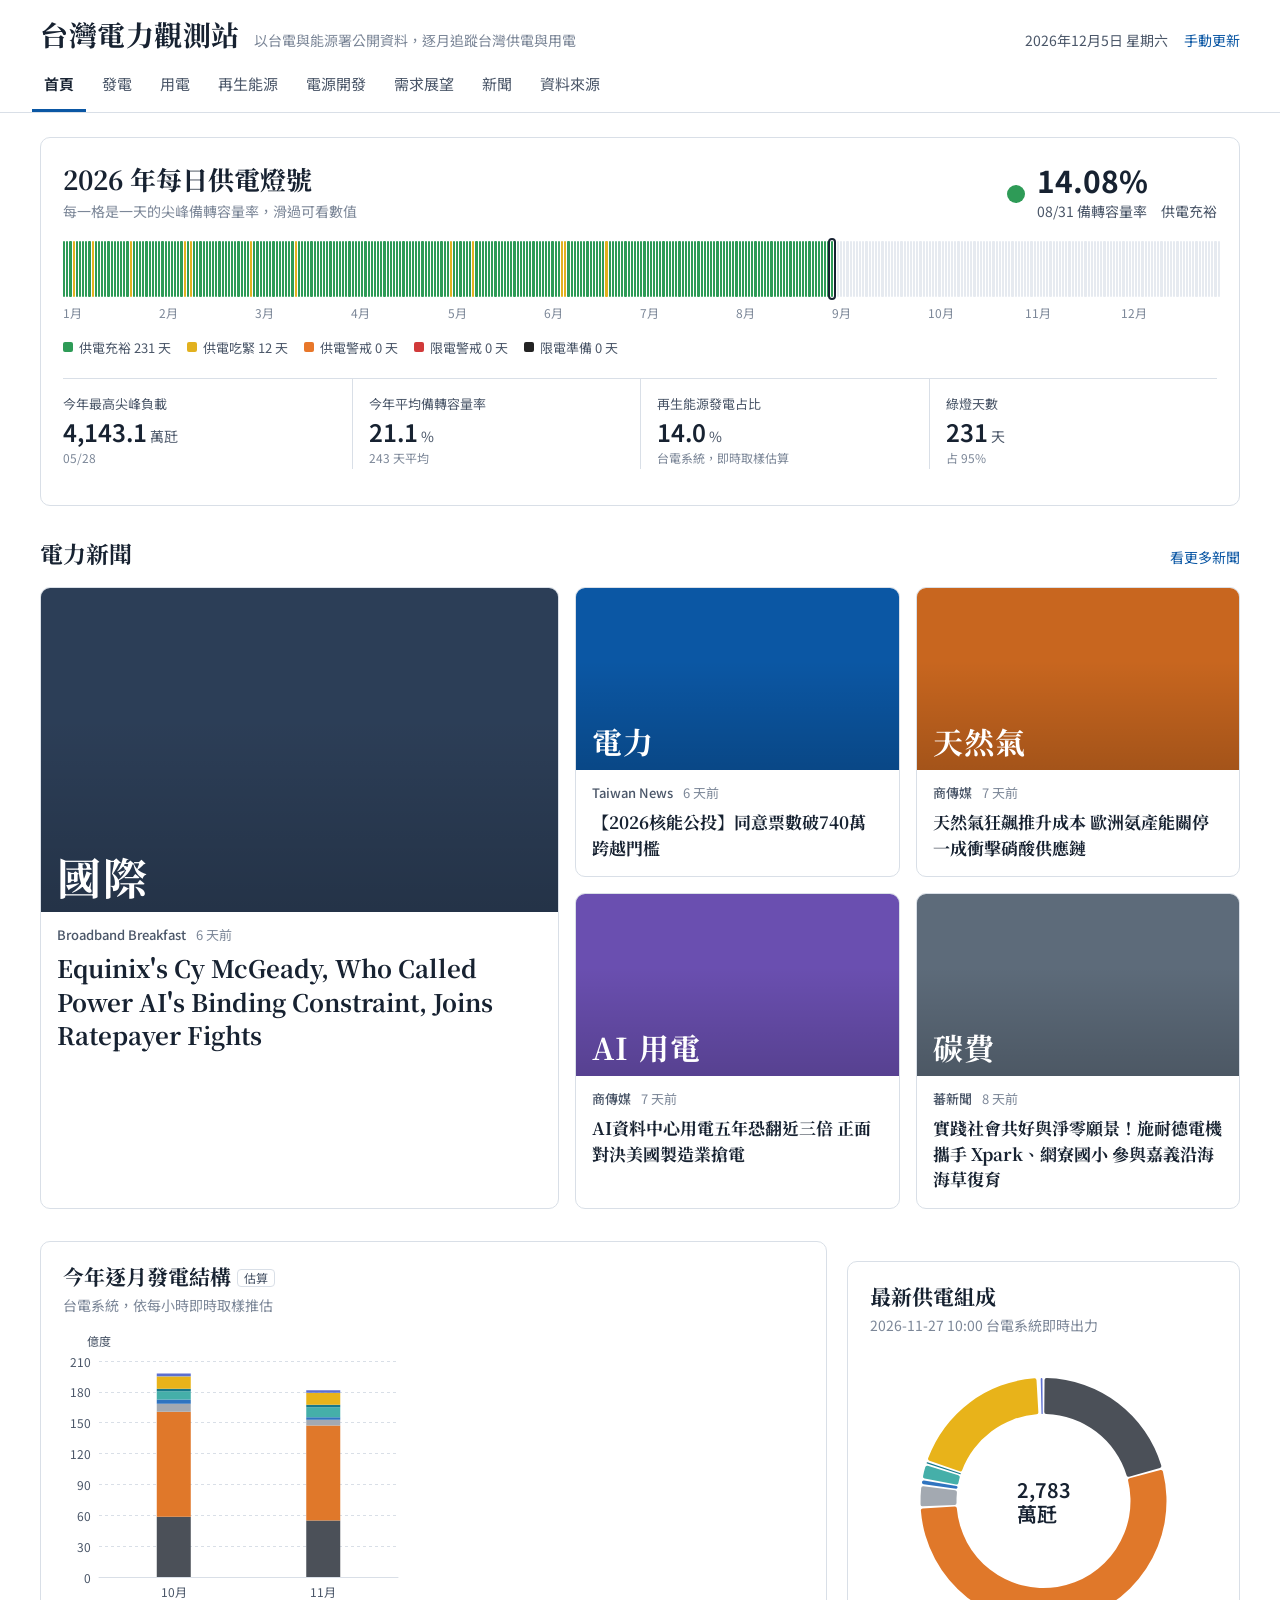
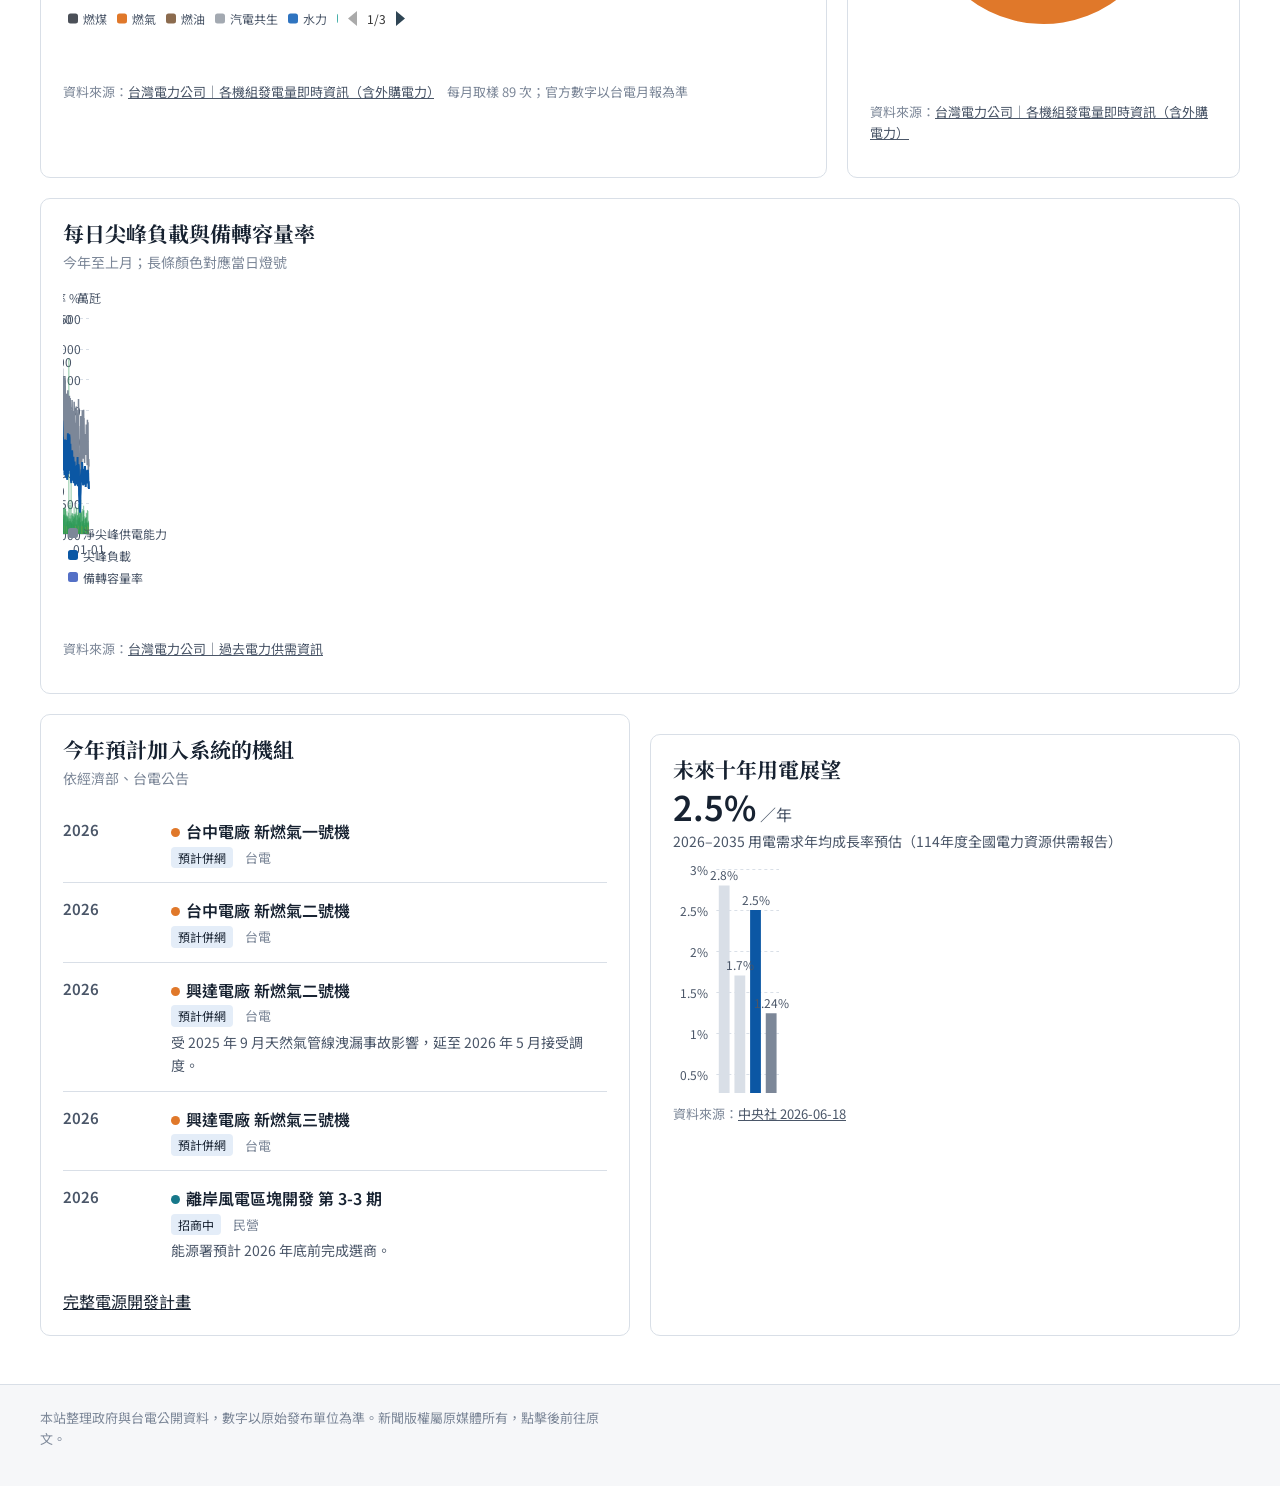
<file: site/index.html>
<!doctype html>
<html lang="zh-Hant-TW" data-repo="">
<head>
<meta charset="utf-8">
<meta name="viewport" content="width=device-width, initial-scale=1">
<meta name="color-scheme" content="light">
<title>首頁｜台灣電力觀測站</title>
<meta name="description" content="台灣每日供電燈號、發電結構、尖峰負載與電力新聞。">
<link rel="icon" href="data:image/svg+xml,%3Csvg xmlns='http://www.w3.org/2000/svg' viewBox='0 0 32 32'%3E%3Crect width='32' height='32' rx='7' fill='%230b57a4'/%3E%3Cpath d='M18 4 8 18h7l-2 10 11-15h-7z' fill='%23fff'/%3E%3C/svg%3E">
<link rel="preconnect" href="https://fonts.googleapis.com">
<link rel="preconnect" href="https://fonts.gstatic.com" crossorigin>
<link rel="stylesheet" href="https://fonts.googleapis.com/css2?family=Noto+Sans+TC:wght@400;500;600&family=Noto+Serif+TC:wght@700&display=swap">
<link rel="stylesheet" href="assets/css/style.css">
<script src="assets/vendor/echarts-5.5.1.min.js" defer></script>
</head>
<body>
<main class="wrap" id="main">
<section class="panel lights" aria-labelledby="lights-title">
  <div class="lights__head">
    <div>
      <h1 class="lights__title" id="lights-title">每日供電燈號</h1>
      <p class="sub" id="lights-sub" style="margin:4px 0 0">每一格是一天的尖峰備轉容量率，滑過可看數值</p>
    </div>
    <div class="lights__now" id="lights-now"></div>
  </div>
  <div id="strip-wrap"></div>
  <div class="legend" id="lights-legend"></div>
  <dl class="kpis" id="kpis"></dl>
</section>

<div class="section-head"><h2>電力新聞</h2><a href="news.html">看更多新聞</a></div>
<div class="news-grid" id="front-news"></div>

<div class="row row--3-1" style="margin-top:32px">
  <section class="panel">
    <h2>今年逐月發電結構<span class="tag-est">估算</span></h2>
    <p class="sub">台電系統，依每小時即時取樣推估</p>
    <div id="c-mix" class="chart"></div><div id="s-mix"></div>
  </section>
  <section class="panel">
    <h2>最新供電組成</h2>
    <p class="sub" id="rt-time">台電系統即時出力</p>
    <div id="c-now" class="chart"></div><div id="s-now"></div>
  </section>
</div>

<section class="panel">
  <h2>每日尖峰負載與備轉容量率</h2>
  <p class="sub">今年至上月；長條顏色對應當日燈號</p>
  <div id="c-peak" class="chart"></div><div id="s-peak"></div>
</section>

<div class="row row--2">
  <section class="panel">
    <h2>今年預計加入系統的機組</h2>
    <p class="sub">依經濟部、台電公告</p>
    <ul class="timeline" id="plants-now"></ul>
    <p style="margin:12px 0 0"><a href="plants.html">完整電源開發計畫</a></p>
  </section>
  <section class="panel">
    <h2>未來十年用電展望</h2>
    <div id="outlook-mini"></div>
  </section>
</div>
</main>
<script type="module" src="assets/js/pages/home.js"></script>
</body>
</html>
</file>
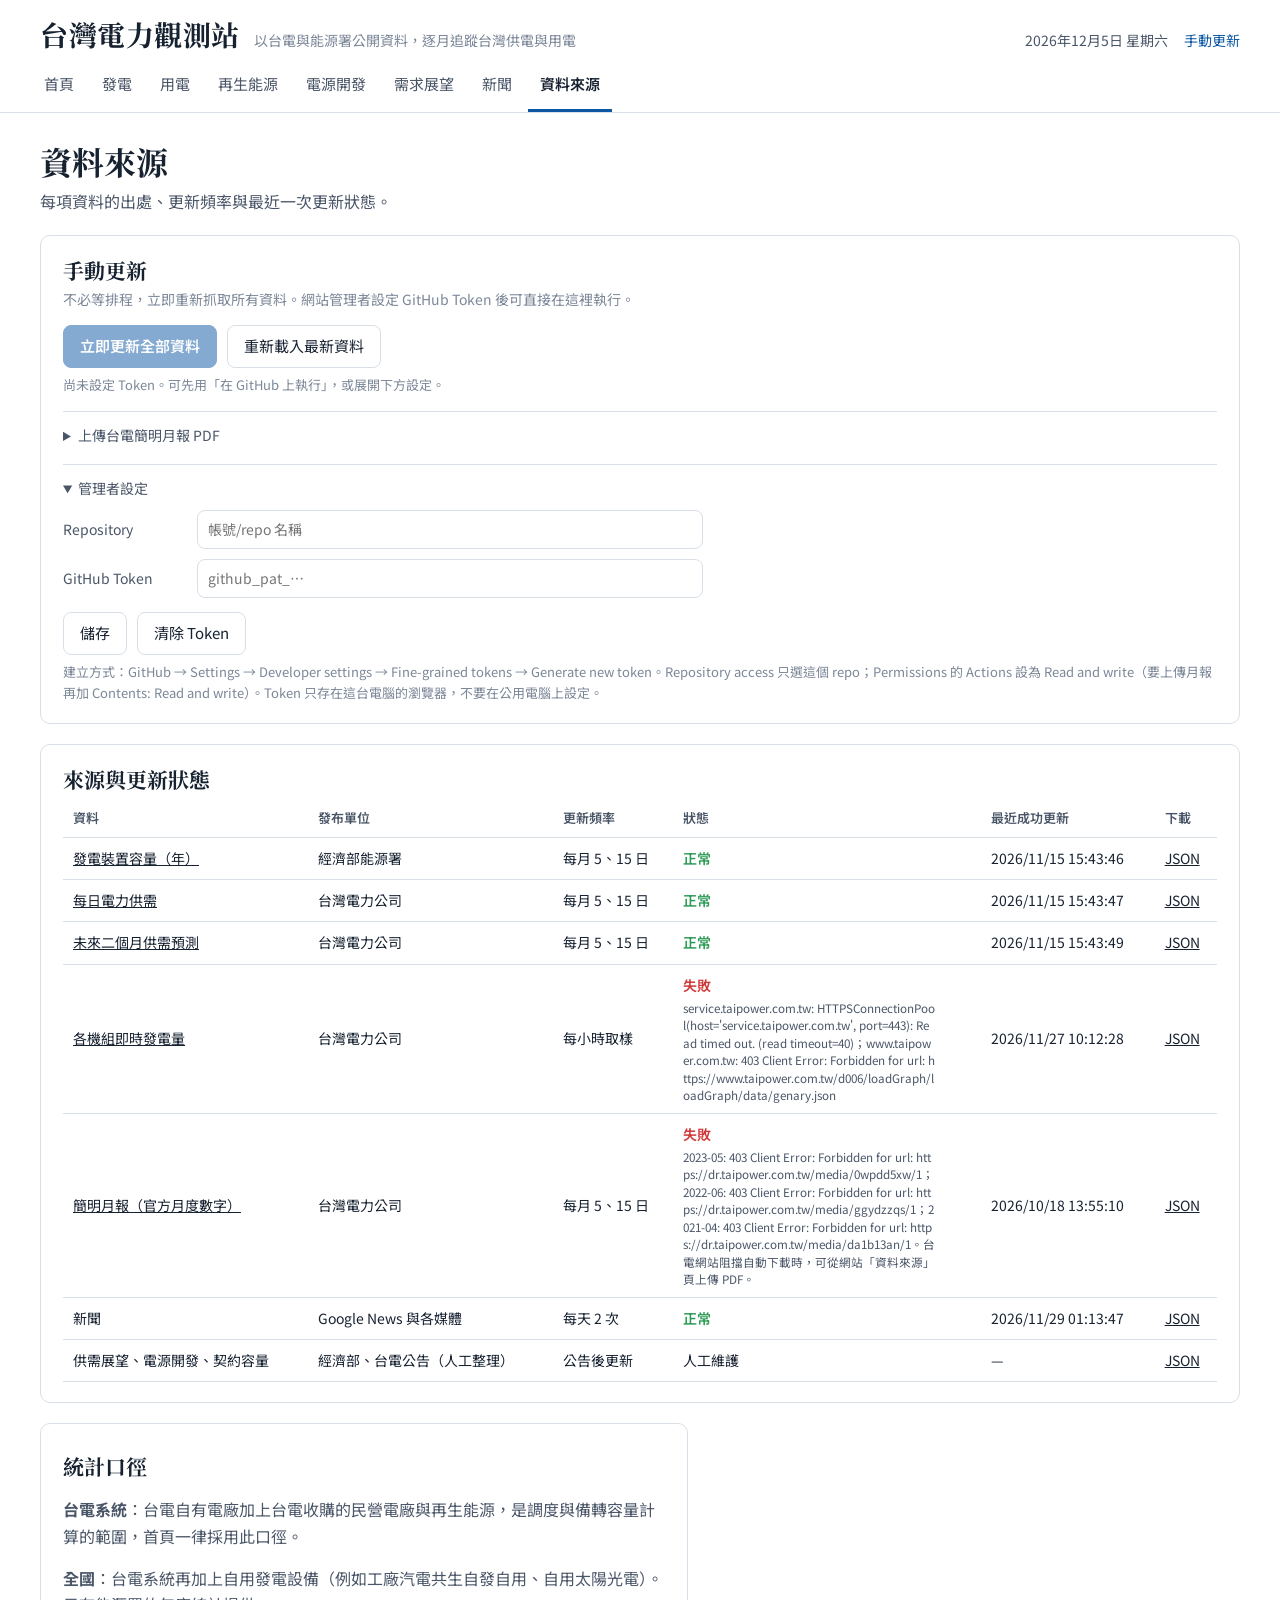
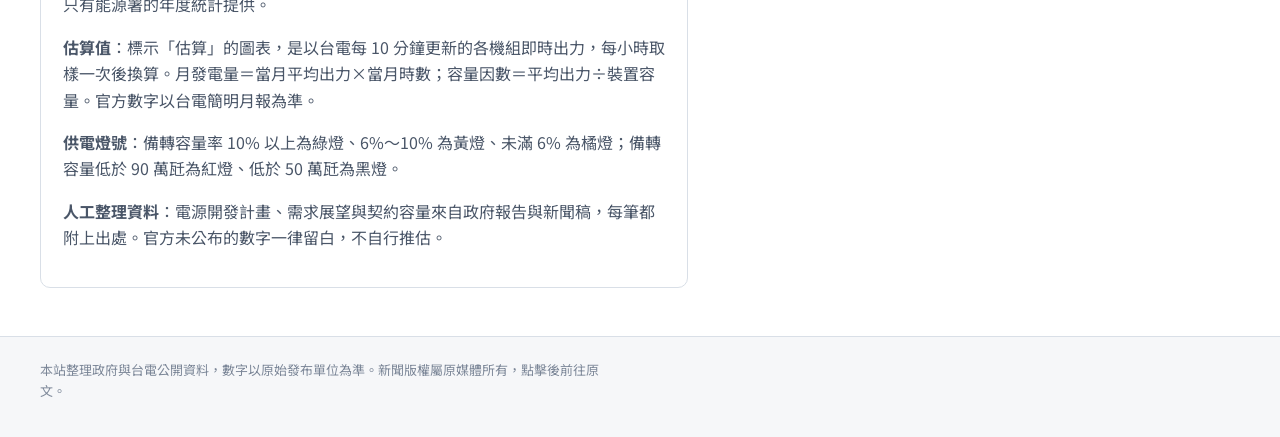
<file: site/data.html>
<!doctype html>
<html lang="zh-Hant-TW" data-repo="">
<head>
<meta charset="utf-8">
<meta name="viewport" content="width=device-width, initial-scale=1">
<meta name="color-scheme" content="light">
<title>資料來源｜台灣電力觀測站</title>
<meta name="description" content="台灣電力觀測站的資料來源、更新頻率、統計口徑與下載。">
<link rel="icon" href="data:image/svg+xml,%3Csvg xmlns='http://www.w3.org/2000/svg' viewBox='0 0 32 32'%3E%3Crect width='32' height='32' rx='7' fill='%230b57a4'/%3E%3Cpath d='M18 4 8 18h7l-2 10 11-15h-7z' fill='%23fff'/%3E%3C/svg%3E">
<link rel="preconnect" href="https://fonts.googleapis.com">
<link rel="preconnect" href="https://fonts.gstatic.com" crossorigin>
<link rel="stylesheet" href="https://fonts.googleapis.com/css2?family=Noto+Sans+TC:wght@400;500;600&family=Noto+Serif+TC:wght@700&display=swap">
<link rel="stylesheet" href="assets/css/style.css">
<script src="assets/vendor/echarts-5.5.1.min.js" defer></script>
</head>
<body>
<main class="wrap" id="main">
<div class="page-head"><h1>資料來源</h1><p>每項資料的出處、更新頻率與最近一次更新狀態。</p></div>
<section class="panel" id="update"></section>
<section class="panel">
  <h2>來源與更新狀態</h2>
  <div class="table-wrap"><table>
    <thead><tr><th>資料</th><th>發布單位</th><th>更新頻率</th><th>狀態</th><th>最近成功更新</th><th>下載</th></tr></thead>
    <tbody id="sources"></tbody>
  </table></div>
</section>
<section class="panel prose">
  <h2>統計口徑</h2>
  <p><strong>台電系統</strong>：台電自有電廠加上台電收購的民營電廠與再生能源，是調度與備轉容量計算的範圍，首頁一律採用此口徑。</p>
  <p><strong>全國</strong>：台電系統再加上自用發電設備（例如工廠汽電共生自發自用、自用太陽光電）。只有能源署的年度統計提供。</p>
  <p><strong>估算值</strong>：標示「估算」的圖表，是以台電每 10 分鐘更新的各機組即時出力，每小時取樣一次後換算。月發電量＝當月平均出力×當月時數；容量因數＝平均出力÷裝置容量。官方數字以台電簡明月報為準。</p>
  <p><strong>供電燈號</strong>：備轉容量率 10% 以上為綠燈、6%～10% 為黃燈、未滿 6% 為橘燈；備轉容量低於 90 萬瓩為紅燈、低於 50 萬瓩為黑燈。</p>
  <p><strong>人工整理資料</strong>：電源開發計畫、需求展望與契約容量來自政府報告與新聞稿，每筆都附上出處。官方未公布的數字一律留白，不自行推估。</p>
</section>
</main>
<script type="module" src="assets/js/pages/data.js"></script>
</body>
</html>
</file>
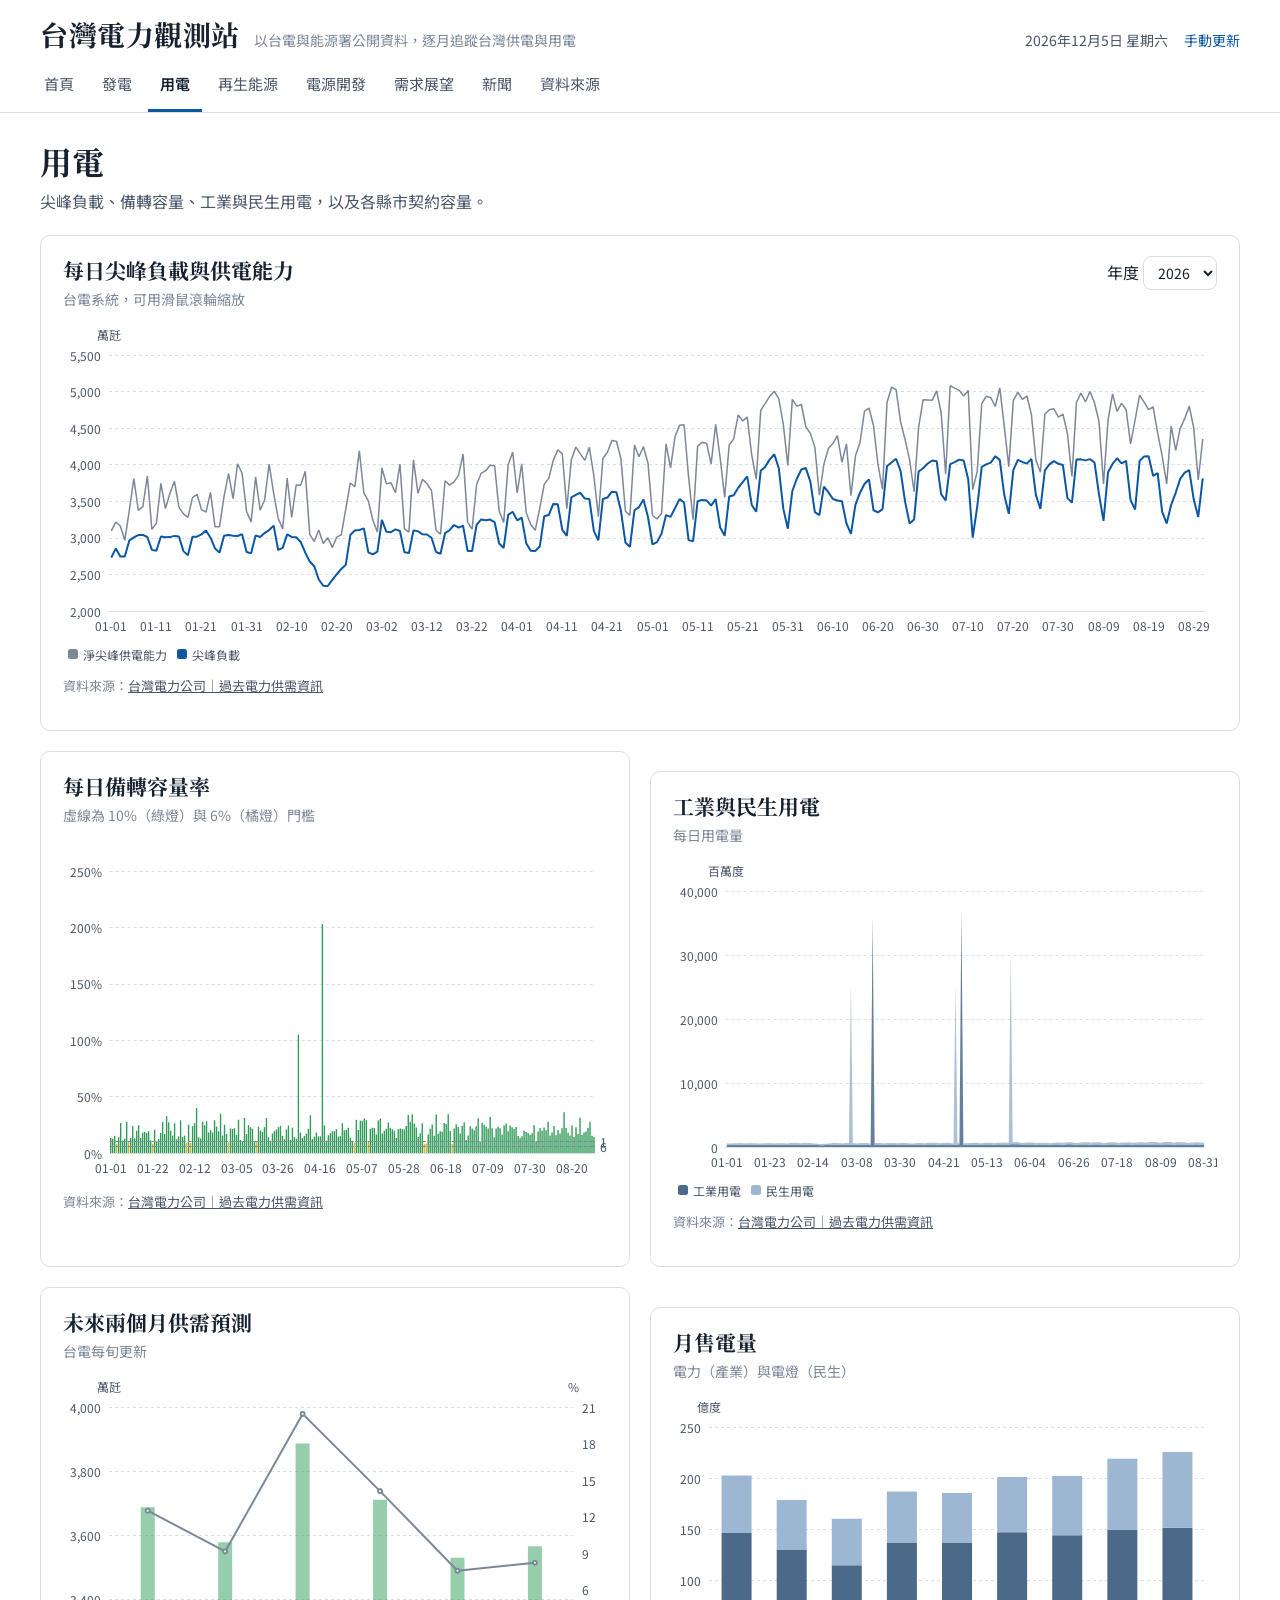
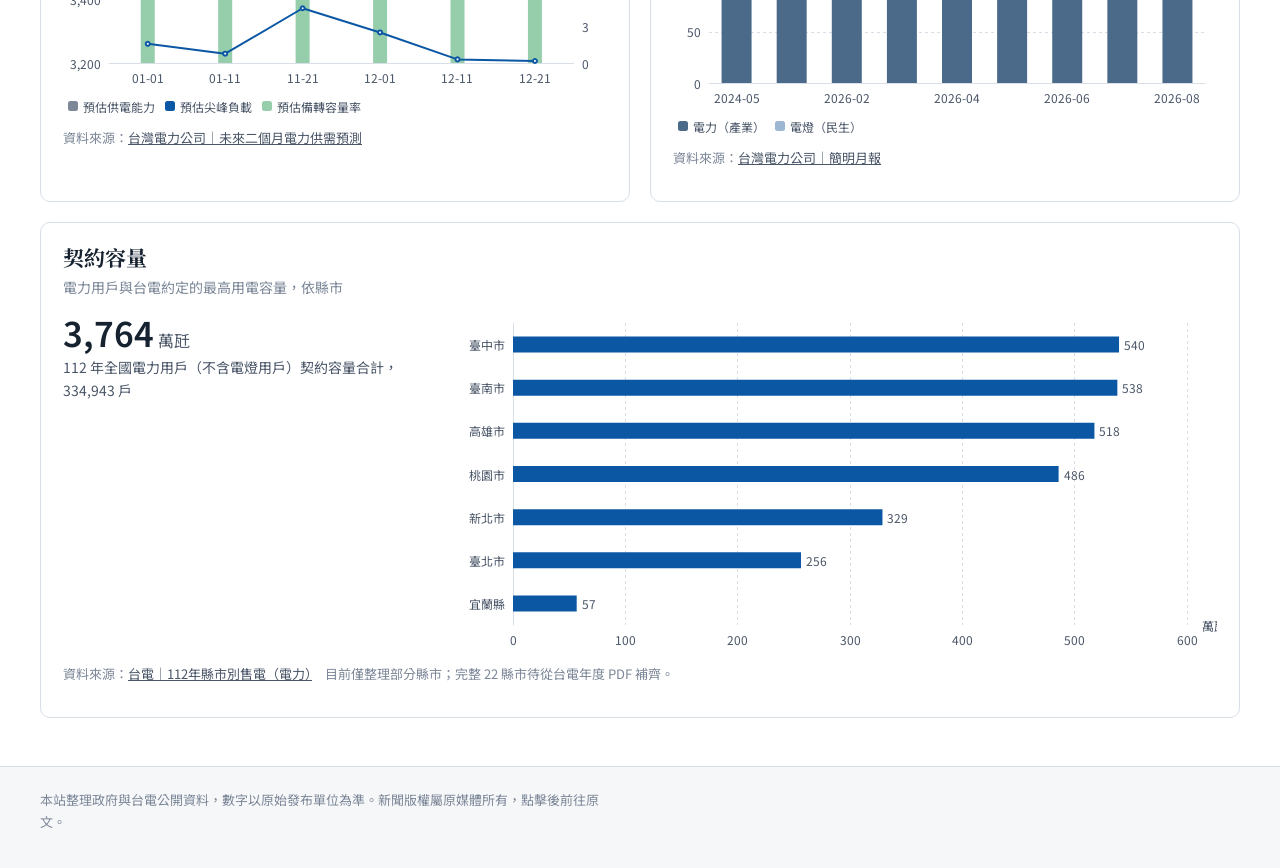
<file: site/demand.html>
<!doctype html>
<html lang="zh-Hant-TW" data-repo="">
<head>
<meta charset="utf-8">
<meta name="viewport" content="width=device-width, initial-scale=1">
<meta name="color-scheme" content="light">
<title>用電｜台灣電力觀測站</title>
<meta name="description" content="台灣每日尖峰負載、備轉容量率、工業與民生用電、售電量與契約容量。">
<link rel="icon" href="data:image/svg+xml,%3Csvg xmlns='http://www.w3.org/2000/svg' viewBox='0 0 32 32'%3E%3Crect width='32' height='32' rx='7' fill='%230b57a4'/%3E%3Cpath d='M18 4 8 18h7l-2 10 11-15h-7z' fill='%23fff'/%3E%3C/svg%3E">
<link rel="preconnect" href="https://fonts.googleapis.com">
<link rel="preconnect" href="https://fonts.gstatic.com" crossorigin>
<link rel="stylesheet" href="https://fonts.googleapis.com/css2?family=Noto+Sans+TC:wght@400;500;600&family=Noto+Serif+TC:wght@700&display=swap">
<link rel="stylesheet" href="assets/css/style.css">
<script src="assets/vendor/echarts-5.5.1.min.js" defer></script>
</head>
<body>
<main class="wrap" id="main">
<div class="page-head"><h1>用電</h1><p>尖峰負載、備轉容量、工業與民生用電，以及各縣市契約容量。</p></div>
<section class="panel">
  <div class="panel__head"><div><h2>每日尖峰負載與供電能力</h2><p class="sub">台電系統，可用滑鼠滾輪縮放</p></div><label>年度 <select id="year"></select></label></div>
  <div id="c-peak" class="chart"></div><div id="s-peak"></div>
</section>
<div class="row row--2">
  <section class="panel"><h2>每日備轉容量率</h2><p class="sub">虛線為 10%（綠燈）與 6%（橘燈）門檻</p><div id="c-res" class="chart"></div><div id="s-res"></div></section>
  <section class="panel"><h2>工業與民生用電</h2><p class="sub">每日用電量</p><div id="c-use" class="chart"></div><div id="s-use"></div></section>
</div>
<div class="row row--2">
  <section class="panel"><h2>未來兩個月供需預測</h2><p class="sub">台電每旬更新</p><div id="c-fc" class="chart"></div><div id="s-fc"></div></section>
  <section class="panel"><h2>月售電量</h2><p class="sub">電力（產業）與電燈（民生）</p><div id="c-sales" class="chart"></div><div id="s-sales"></div></section>
</div>
<section class="panel">
  <h2>契約容量</h2><p class="sub">電力用戶與台電約定的最高用電容量，依縣市</p>
  <div class="row row--1-2"><div id="contract-total"></div><div id="c-contract" class="chart"></div></div>
  <div id="s-contract"></div>
</section>
</main>
<script type="module" src="assets/js/pages/demand.js"></script>
</body>
</html>
</file>
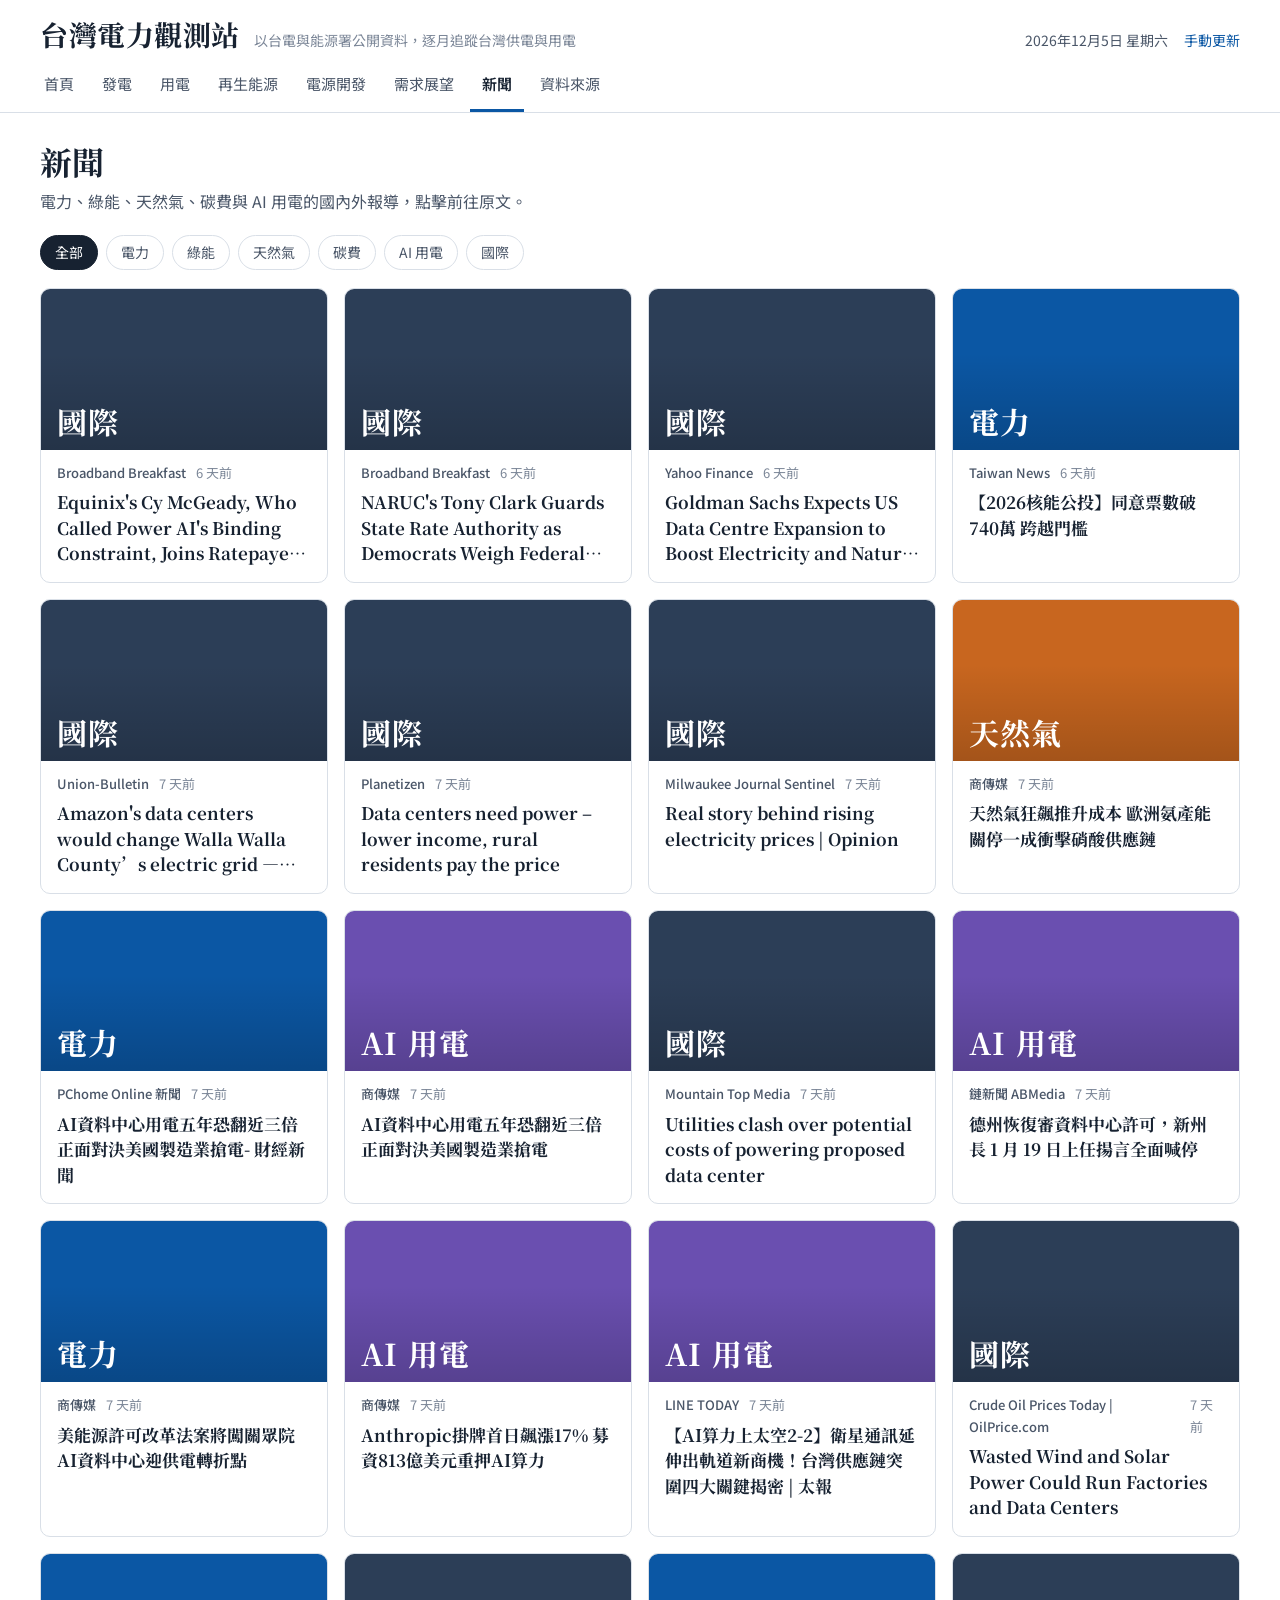
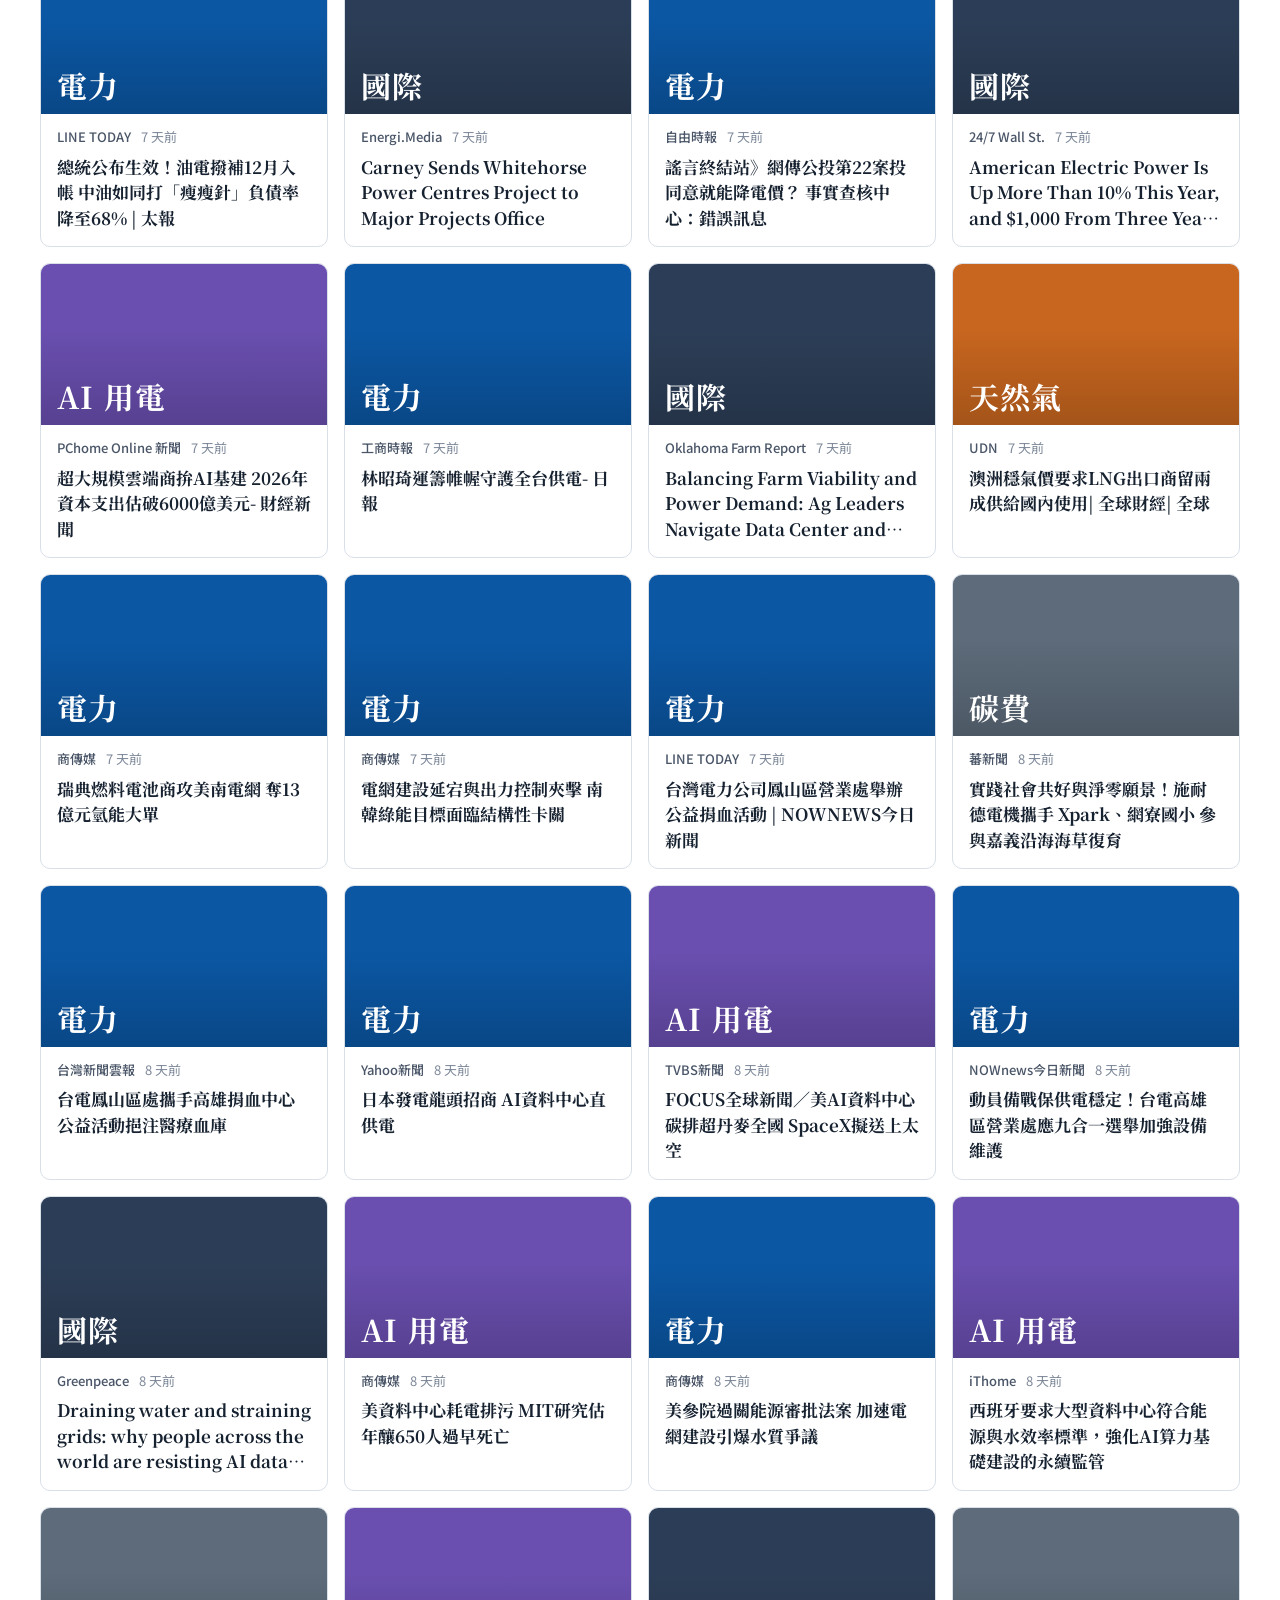
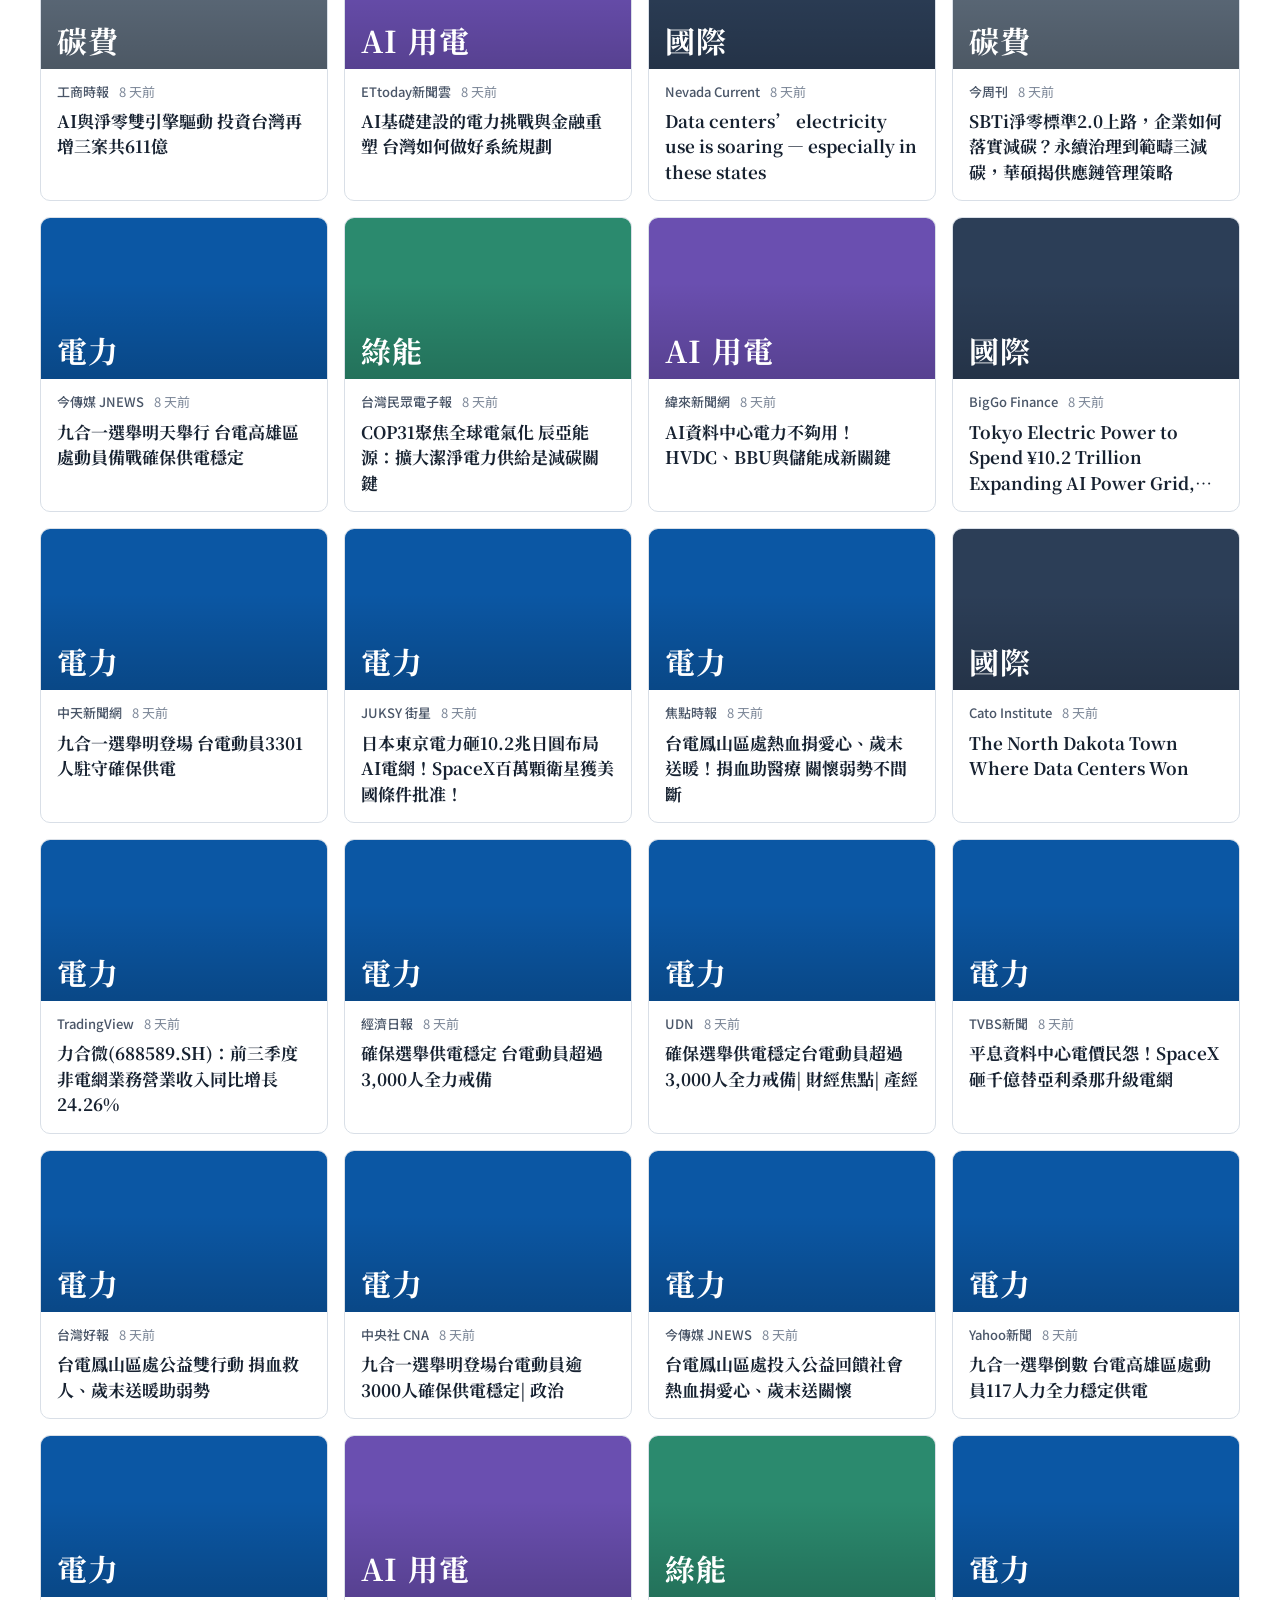
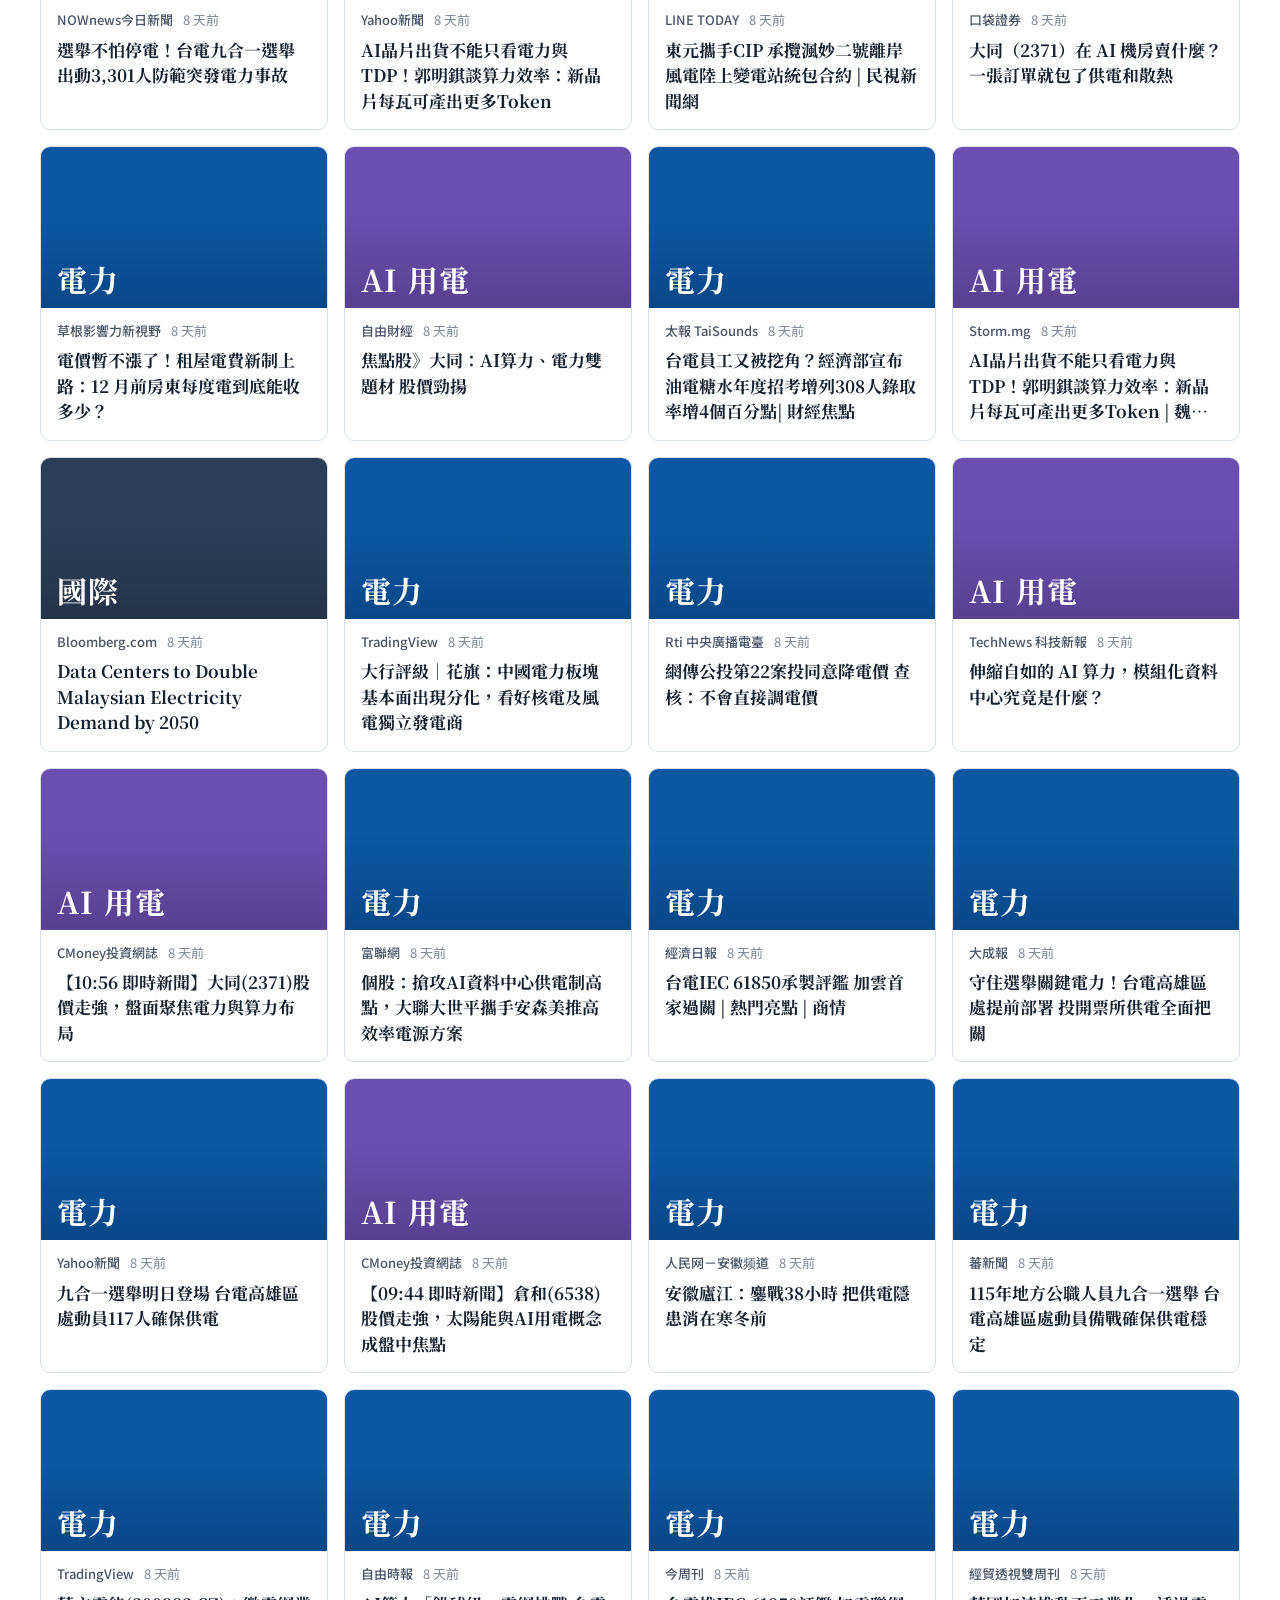
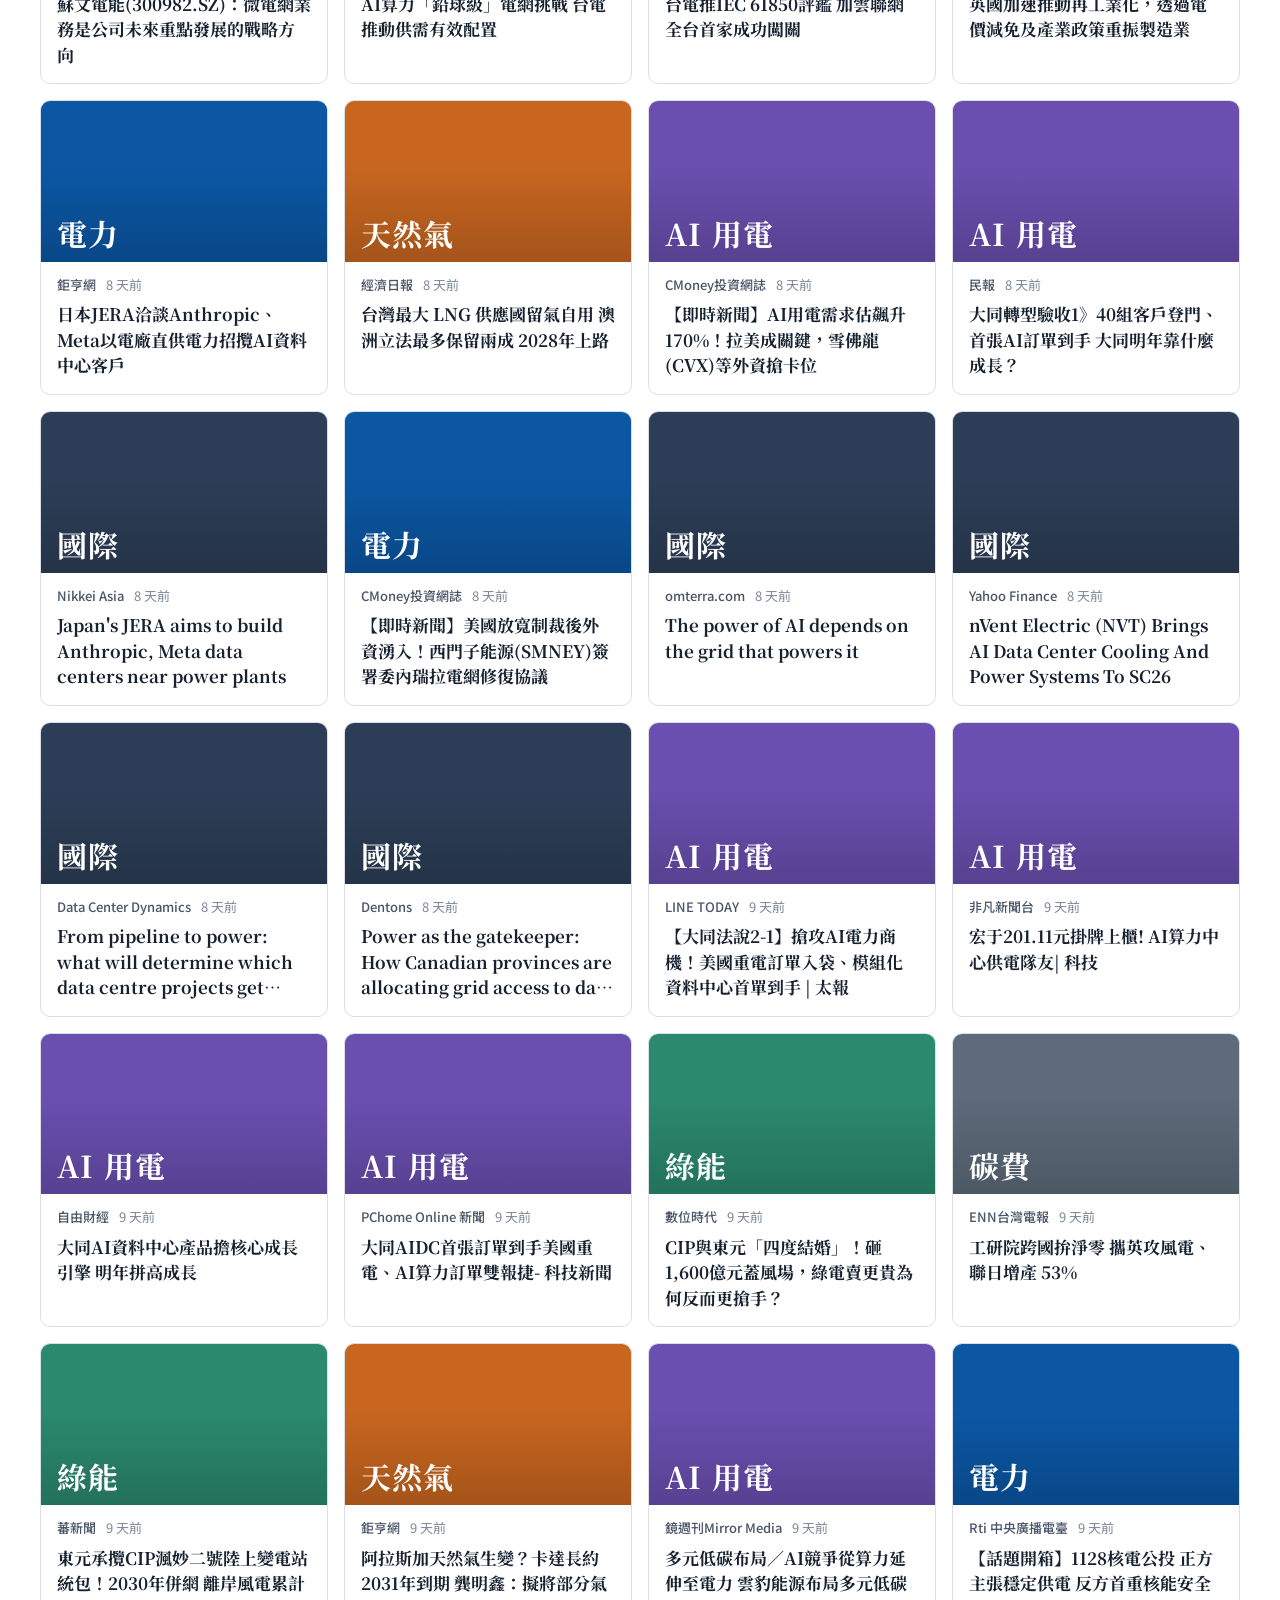
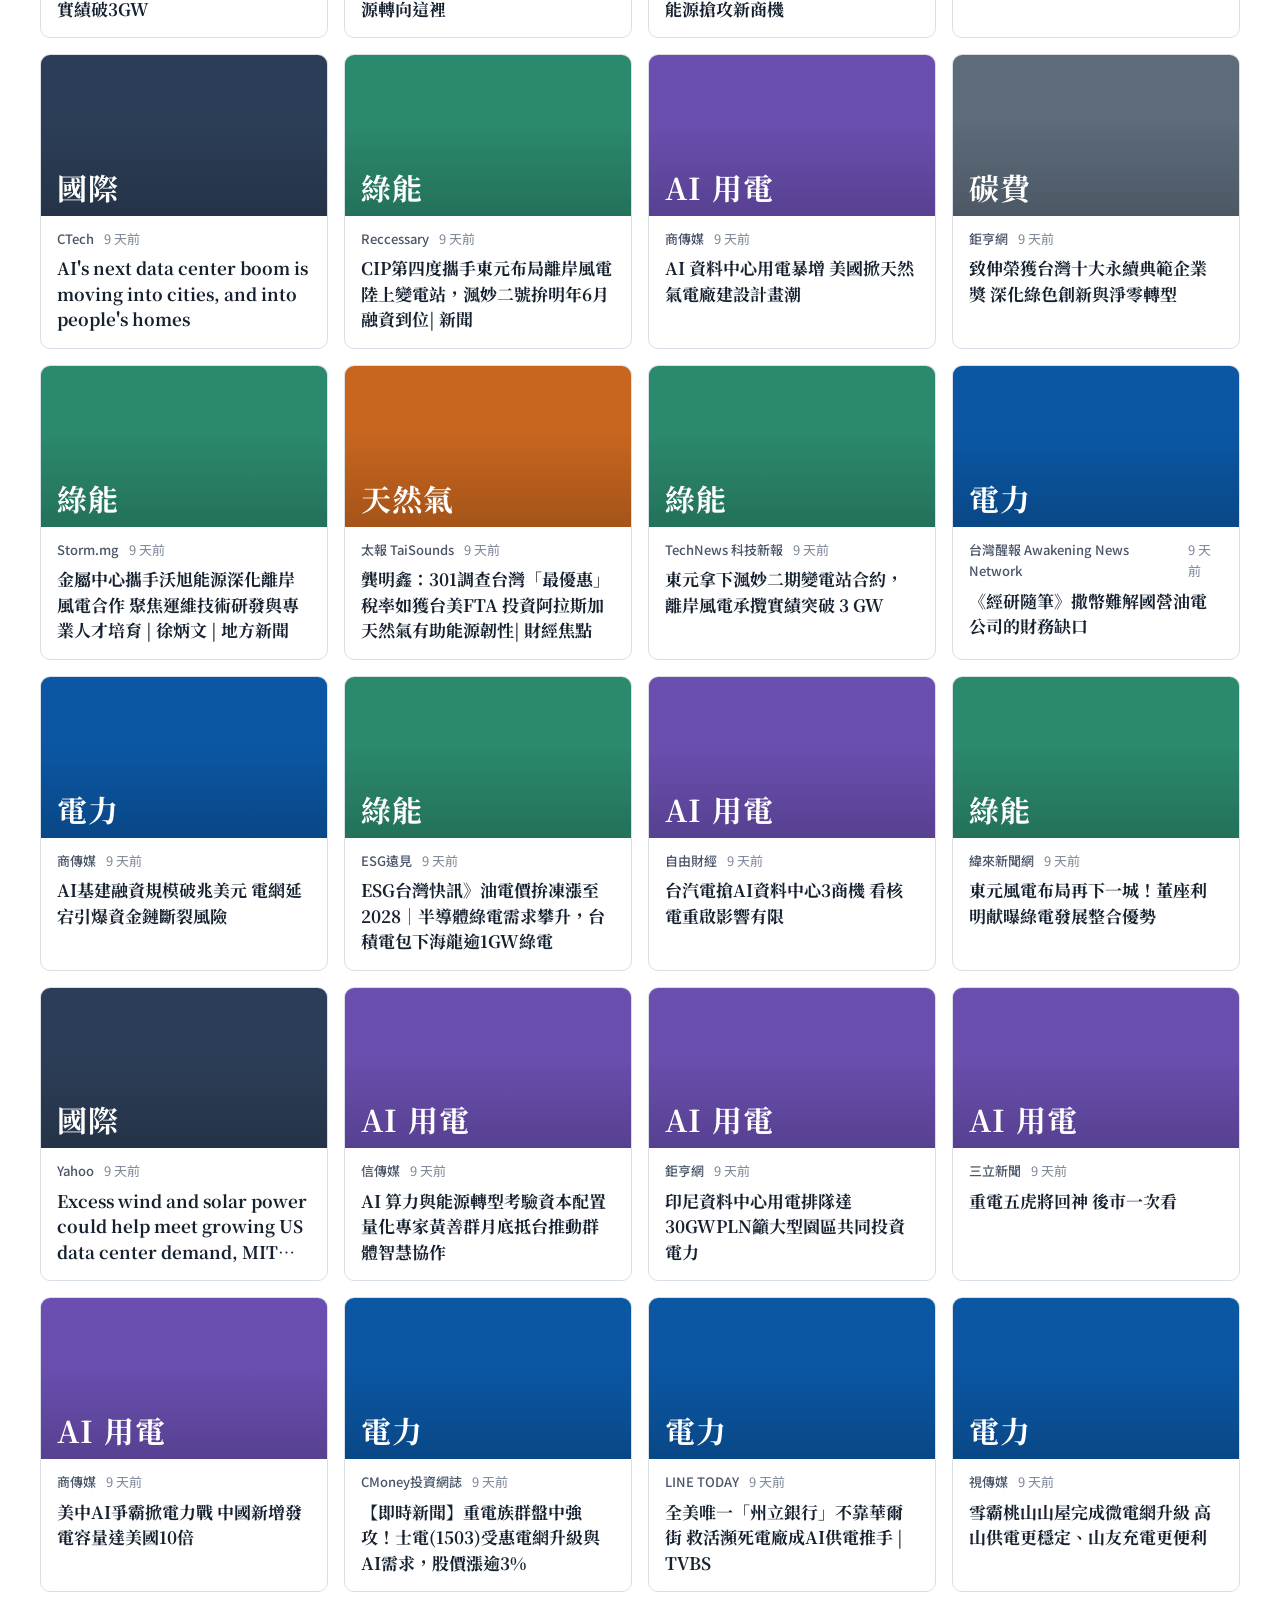
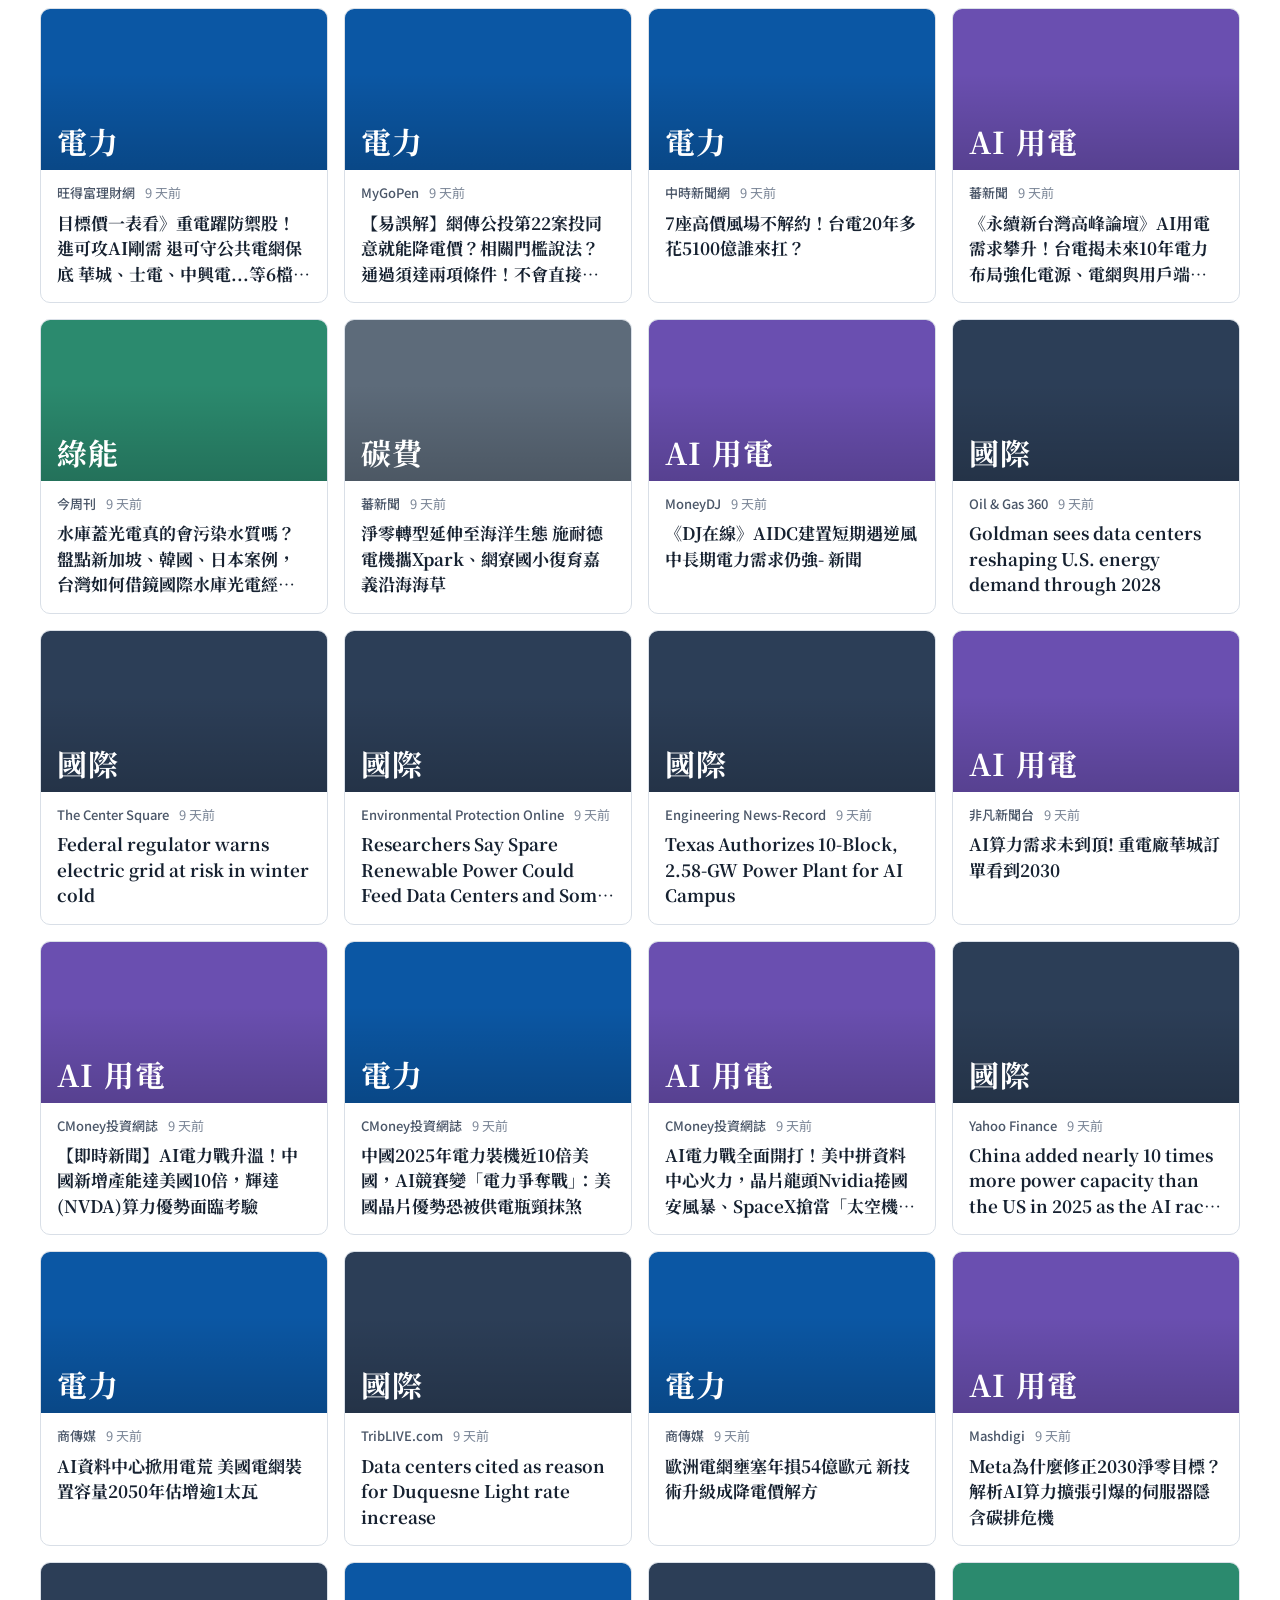
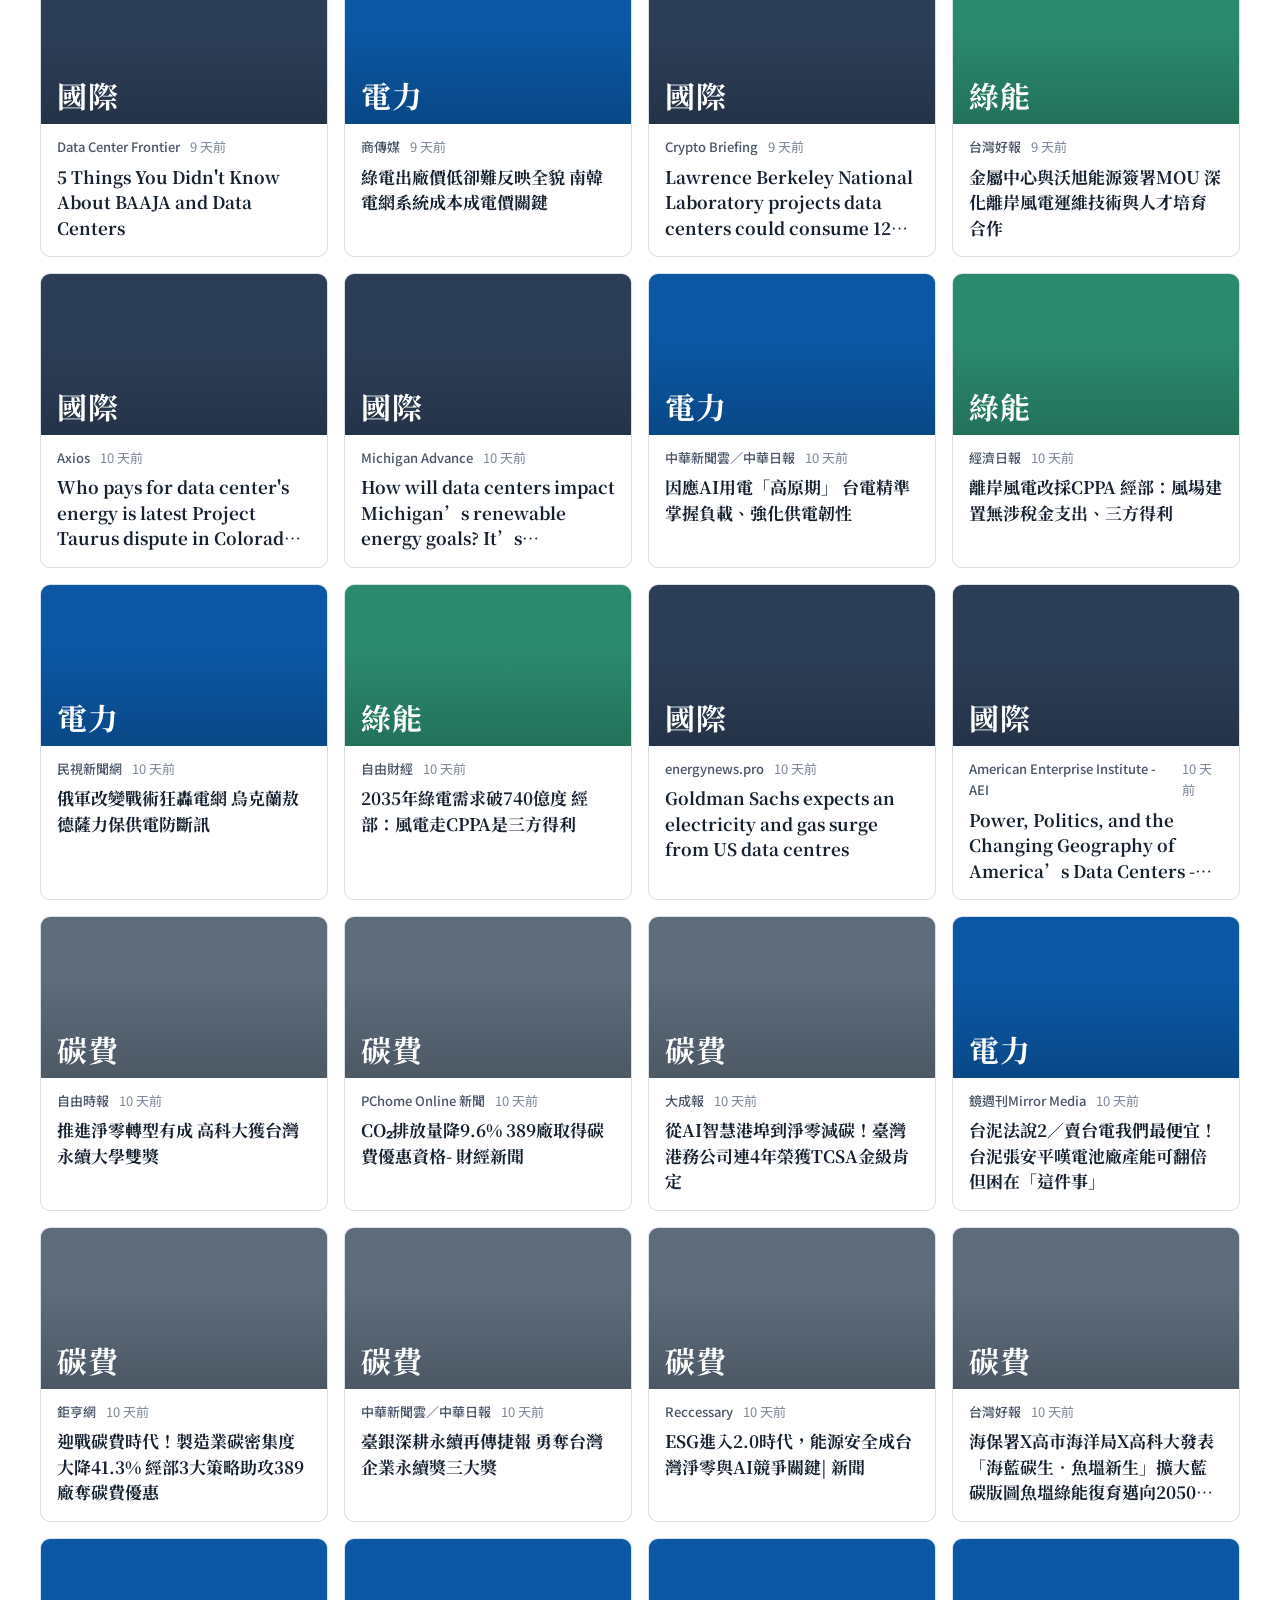
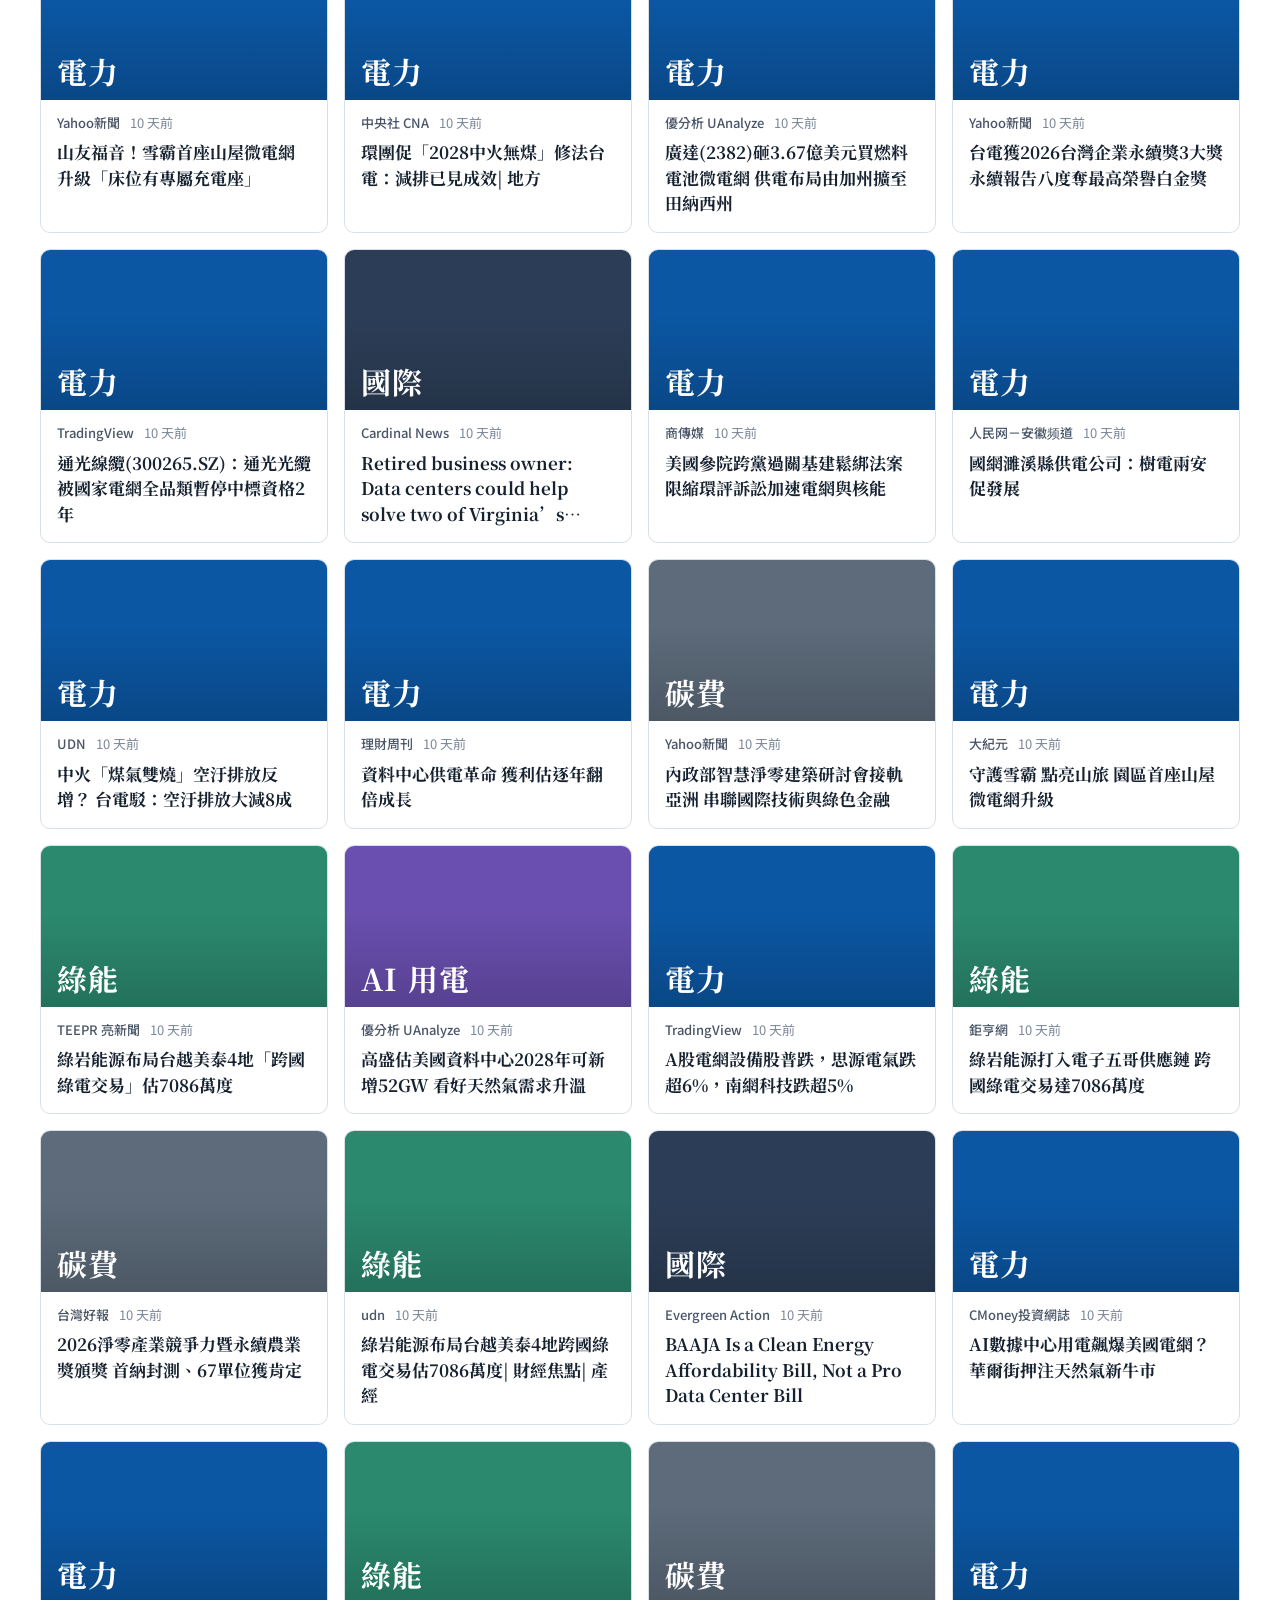
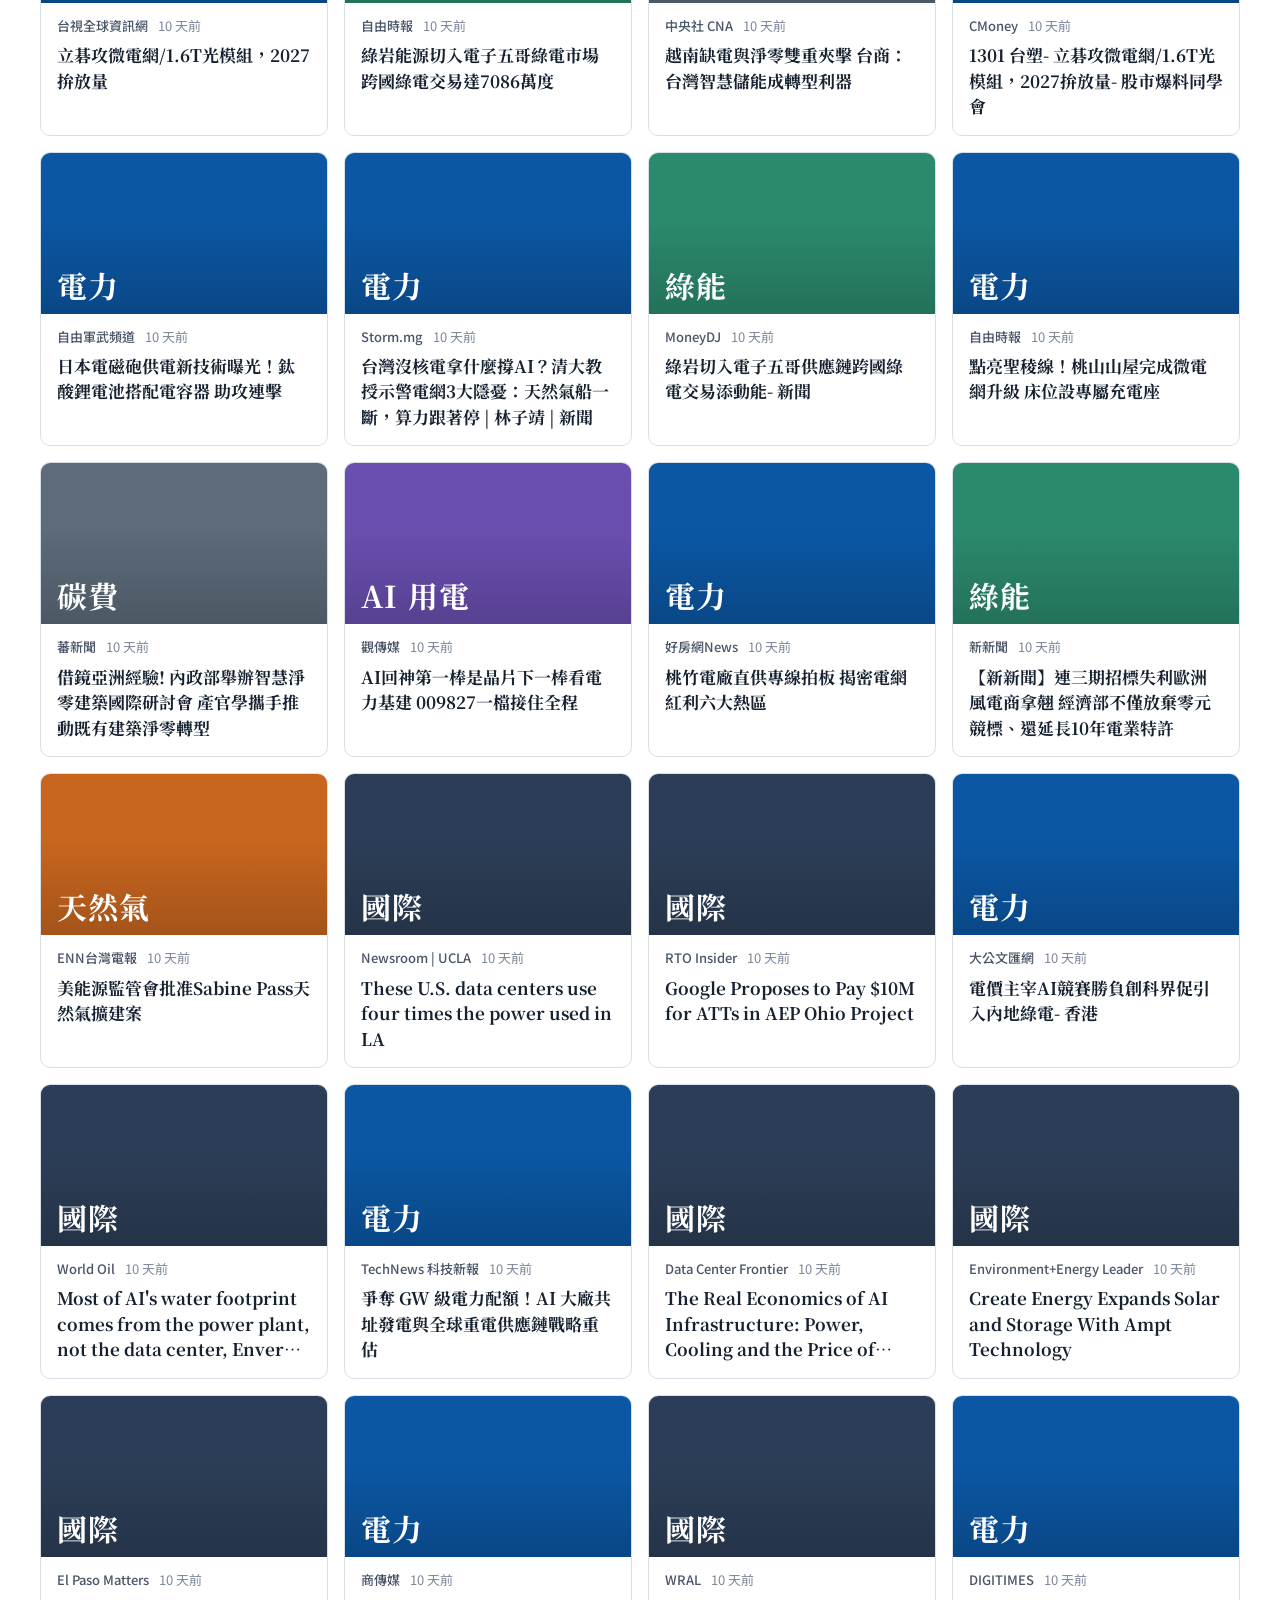
<file: site/news.html>
<!doctype html>
<html lang="zh-Hant-TW" data-repo="">
<head>
<meta charset="utf-8">
<meta name="viewport" content="width=device-width, initial-scale=1">
<meta name="color-scheme" content="light">
<title>新聞｜台灣電力觀測站</title>
<meta name="description" content="台灣與國際電力、綠能、天然氣、碳費與 AI 用電新聞。">
<link rel="icon" href="data:image/svg+xml,%3Csvg xmlns='http://www.w3.org/2000/svg' viewBox='0 0 32 32'%3E%3Crect width='32' height='32' rx='7' fill='%230b57a4'/%3E%3Cpath d='M18 4 8 18h7l-2 10 11-15h-7z' fill='%23fff'/%3E%3C/svg%3E">
<link rel="preconnect" href="https://fonts.googleapis.com">
<link rel="preconnect" href="https://fonts.gstatic.com" crossorigin>
<link rel="stylesheet" href="https://fonts.googleapis.com/css2?family=Noto+Sans+TC:wght@400;500;600&family=Noto+Serif+TC:wght@700&display=swap">
<link rel="stylesheet" href="assets/css/style.css">
<script src="assets/vendor/echarts-5.5.1.min.js" defer></script>
</head>
<body>
<main class="wrap" id="main">
<div class="page-head"><h1>新聞</h1><p>電力、綠能、天然氣、碳費與 AI 用電的國內外報導，點擊前往原文。</p></div>
<div class="chips" id="chips" role="group" aria-label="新聞分類"></div>
<div class="news-list" id="list"></div>
</main>
<script type="module" src="assets/js/pages/news.js"></script>
</body>
</html>
</file>
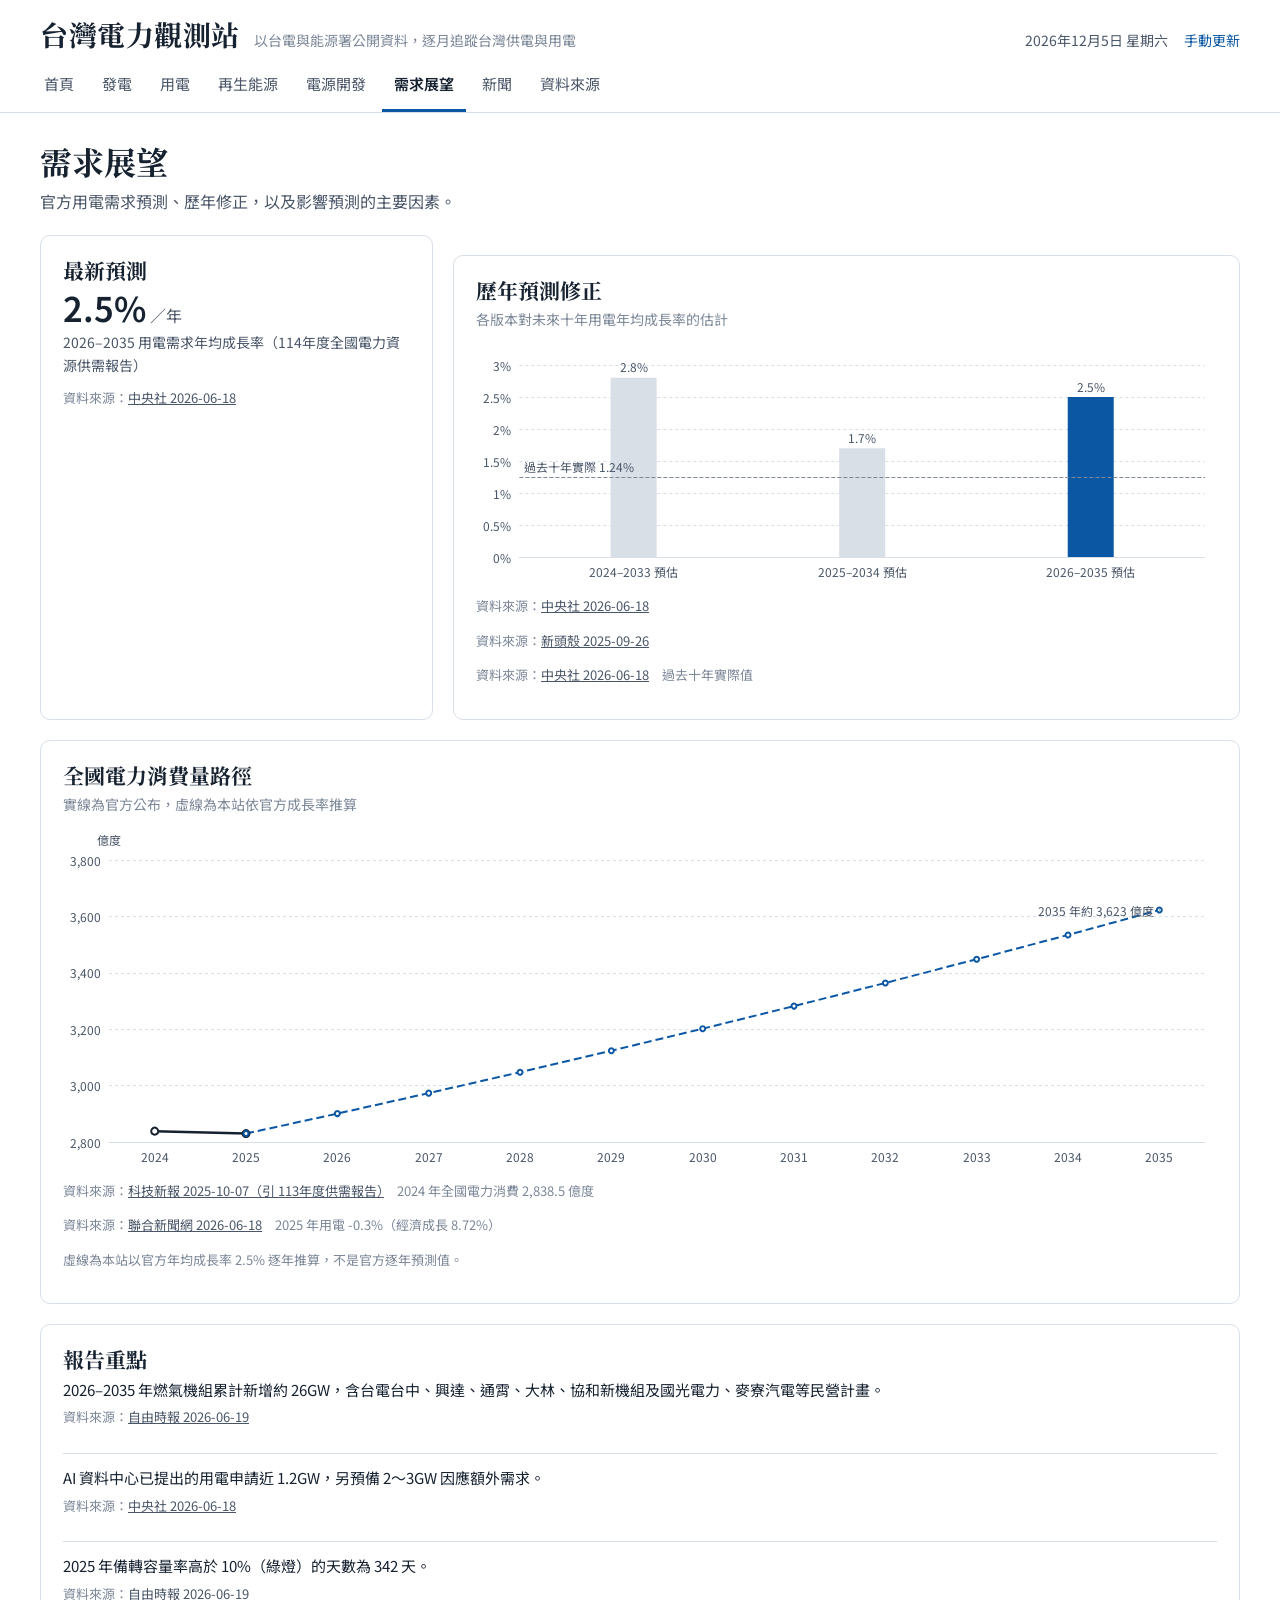
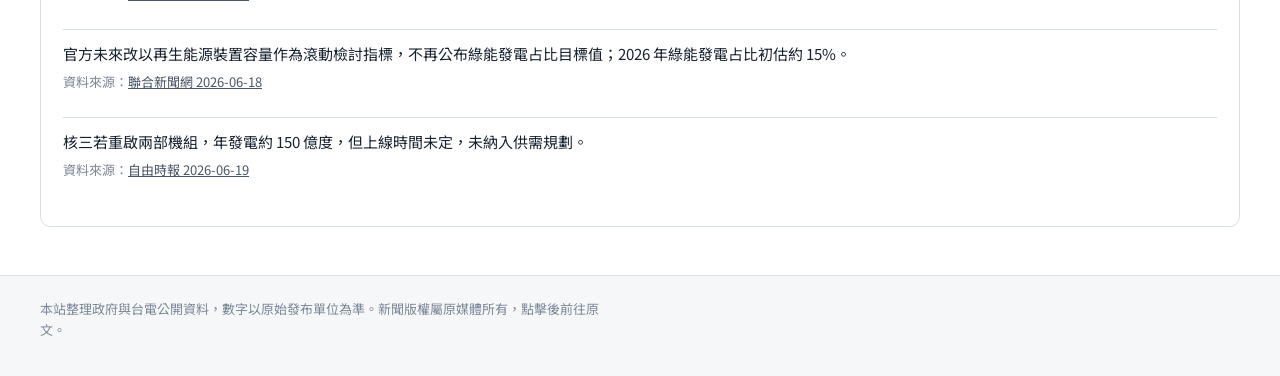
<file: site/outlook.html>
<!doctype html>
<html lang="zh-Hant-TW" data-repo="">
<head>
<meta charset="utf-8">
<meta name="viewport" content="width=device-width, initial-scale=1">
<meta name="color-scheme" content="light">
<title>需求展望｜台灣電力觀測站</title>
<meta name="description" content="經濟部全國電力資源供需報告的用電成長預測與歷年修正。">
<link rel="icon" href="data:image/svg+xml,%3Csvg xmlns='http://www.w3.org/2000/svg' viewBox='0 0 32 32'%3E%3Crect width='32' height='32' rx='7' fill='%230b57a4'/%3E%3Cpath d='M18 4 8 18h7l-2 10 11-15h-7z' fill='%23fff'/%3E%3C/svg%3E">
<link rel="preconnect" href="https://fonts.googleapis.com">
<link rel="preconnect" href="https://fonts.gstatic.com" crossorigin>
<link rel="stylesheet" href="https://fonts.googleapis.com/css2?family=Noto+Sans+TC:wght@400;500;600&family=Noto+Serif+TC:wght@700&display=swap">
<link rel="stylesheet" href="assets/css/style.css">
<script src="assets/vendor/echarts-5.5.1.min.js" defer></script>
</head>
<body>
<main class="wrap" id="main">
<div class="page-head"><h1>需求展望</h1><p>官方用電需求預測、歷年修正，以及影響預測的主要因素。</p></div>
<div class="row row--1-2">
  <section class="panel"><h2>最新預測</h2><div id="headline"></div></section>
  <section class="panel"><h2>歷年預測修正</h2><p class="sub">各版本對未來十年用電年均成長率的估計</p><div id="c-rev" class="chart chart--short"></div><div id="s-rev"></div></section>
</div>
<section class="panel"><h2>全國電力消費量路徑</h2><p class="sub">實線為官方公布，虛線為本站依官方成長率推算</p><div id="c-path" class="chart"></div><div id="s-path"></div></section>
<section class="panel"><h2>報告重點</h2><ul class="facts" id="highlights"></ul></section>
</main>
<script type="module" src="assets/js/pages/outlook.js"></script>
</body>
</html>
</file>
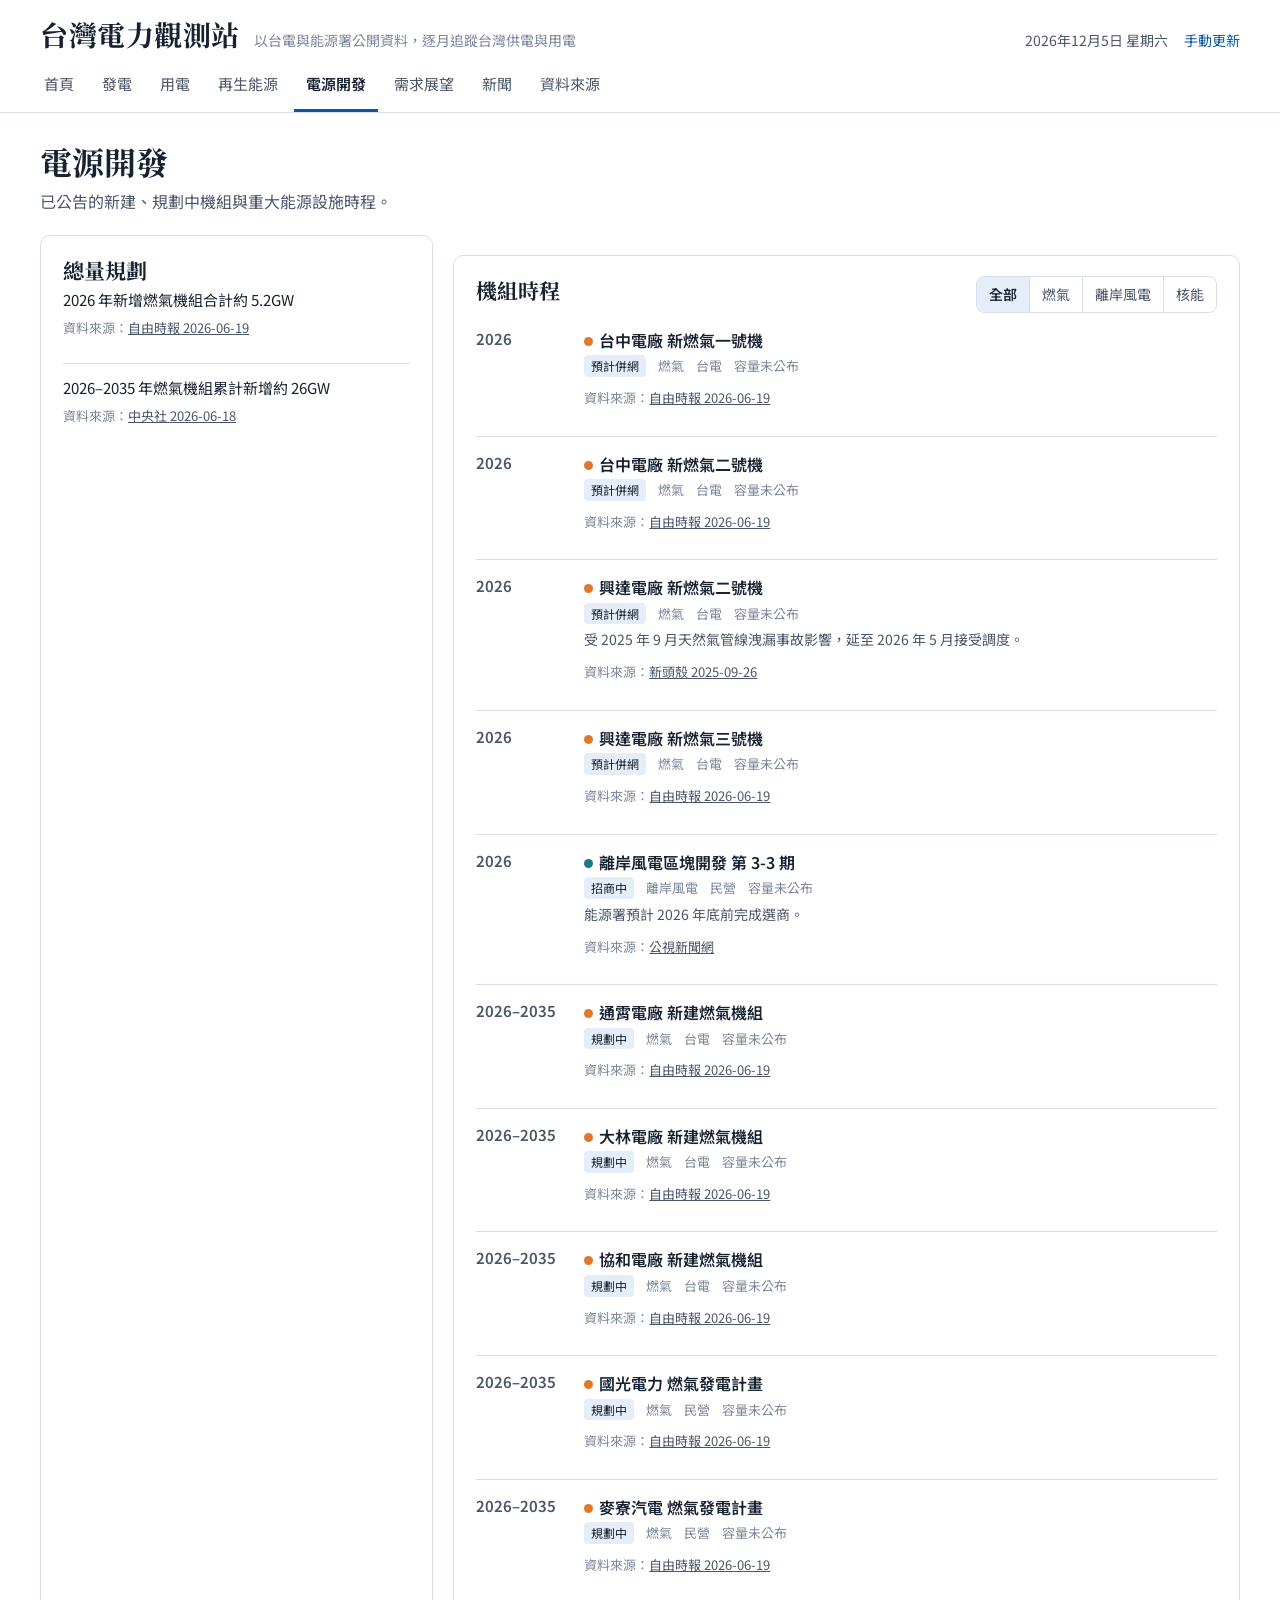
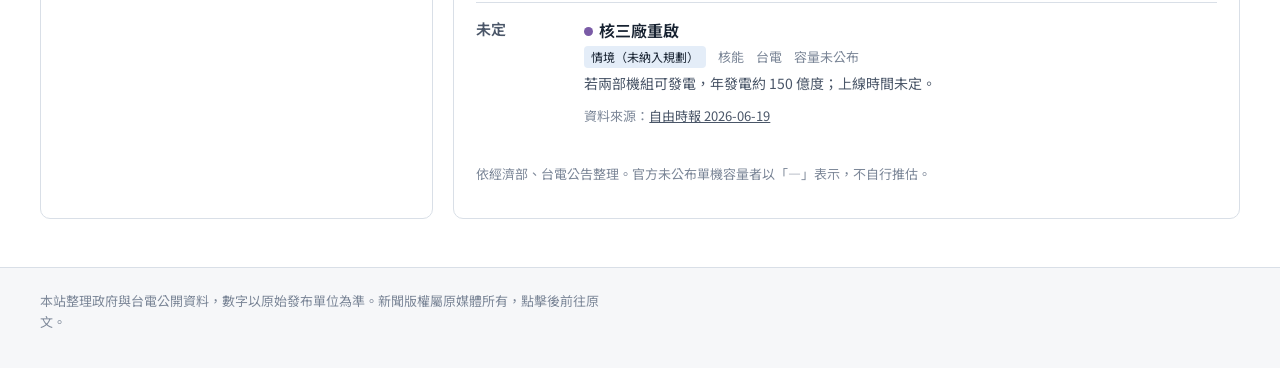
<file: site/plants.html>
<!doctype html>
<html lang="zh-Hant-TW" data-repo="">
<head>
<meta charset="utf-8">
<meta name="viewport" content="width=device-width, initial-scale=1">
<meta name="color-scheme" content="light">
<title>電源開發｜台灣電力觀測站</title>
<meta name="description" content="台電與民營電廠新建、規劃中機組及預計併網時程。">
<link rel="icon" href="data:image/svg+xml,%3Csvg xmlns='http://www.w3.org/2000/svg' viewBox='0 0 32 32'%3E%3Crect width='32' height='32' rx='7' fill='%230b57a4'/%3E%3Cpath d='M18 4 8 18h7l-2 10 11-15h-7z' fill='%23fff'/%3E%3C/svg%3E">
<link rel="preconnect" href="https://fonts.googleapis.com">
<link rel="preconnect" href="https://fonts.gstatic.com" crossorigin>
<link rel="stylesheet" href="https://fonts.googleapis.com/css2?family=Noto+Sans+TC:wght@400;500;600&family=Noto+Serif+TC:wght@700&display=swap">
<link rel="stylesheet" href="assets/css/style.css">
<script src="assets/vendor/echarts-5.5.1.min.js" defer></script>
</head>
<body>
<main class="wrap" id="main">
<div class="page-head"><h1>電源開發</h1><p>已公告的新建、規劃中機組與重大能源設施時程。</p></div>
<div class="row row--1-2">
  <section class="panel"><h2>總量規劃</h2><ul class="facts" id="summary"></ul></section>
  <section class="panel">
    <div class="panel__head"><h2>機組時程</h2><div class="seg" id="fuel-filter" role="group" aria-label="能源別篩選"></div></div>
    <ul class="timeline" id="timeline"></ul>
    <p class="src" id="note"></p>
  </section>
</div>
</main>
<script type="module" src="assets/js/pages/plants.js"></script>
</body>
</html>
</file>
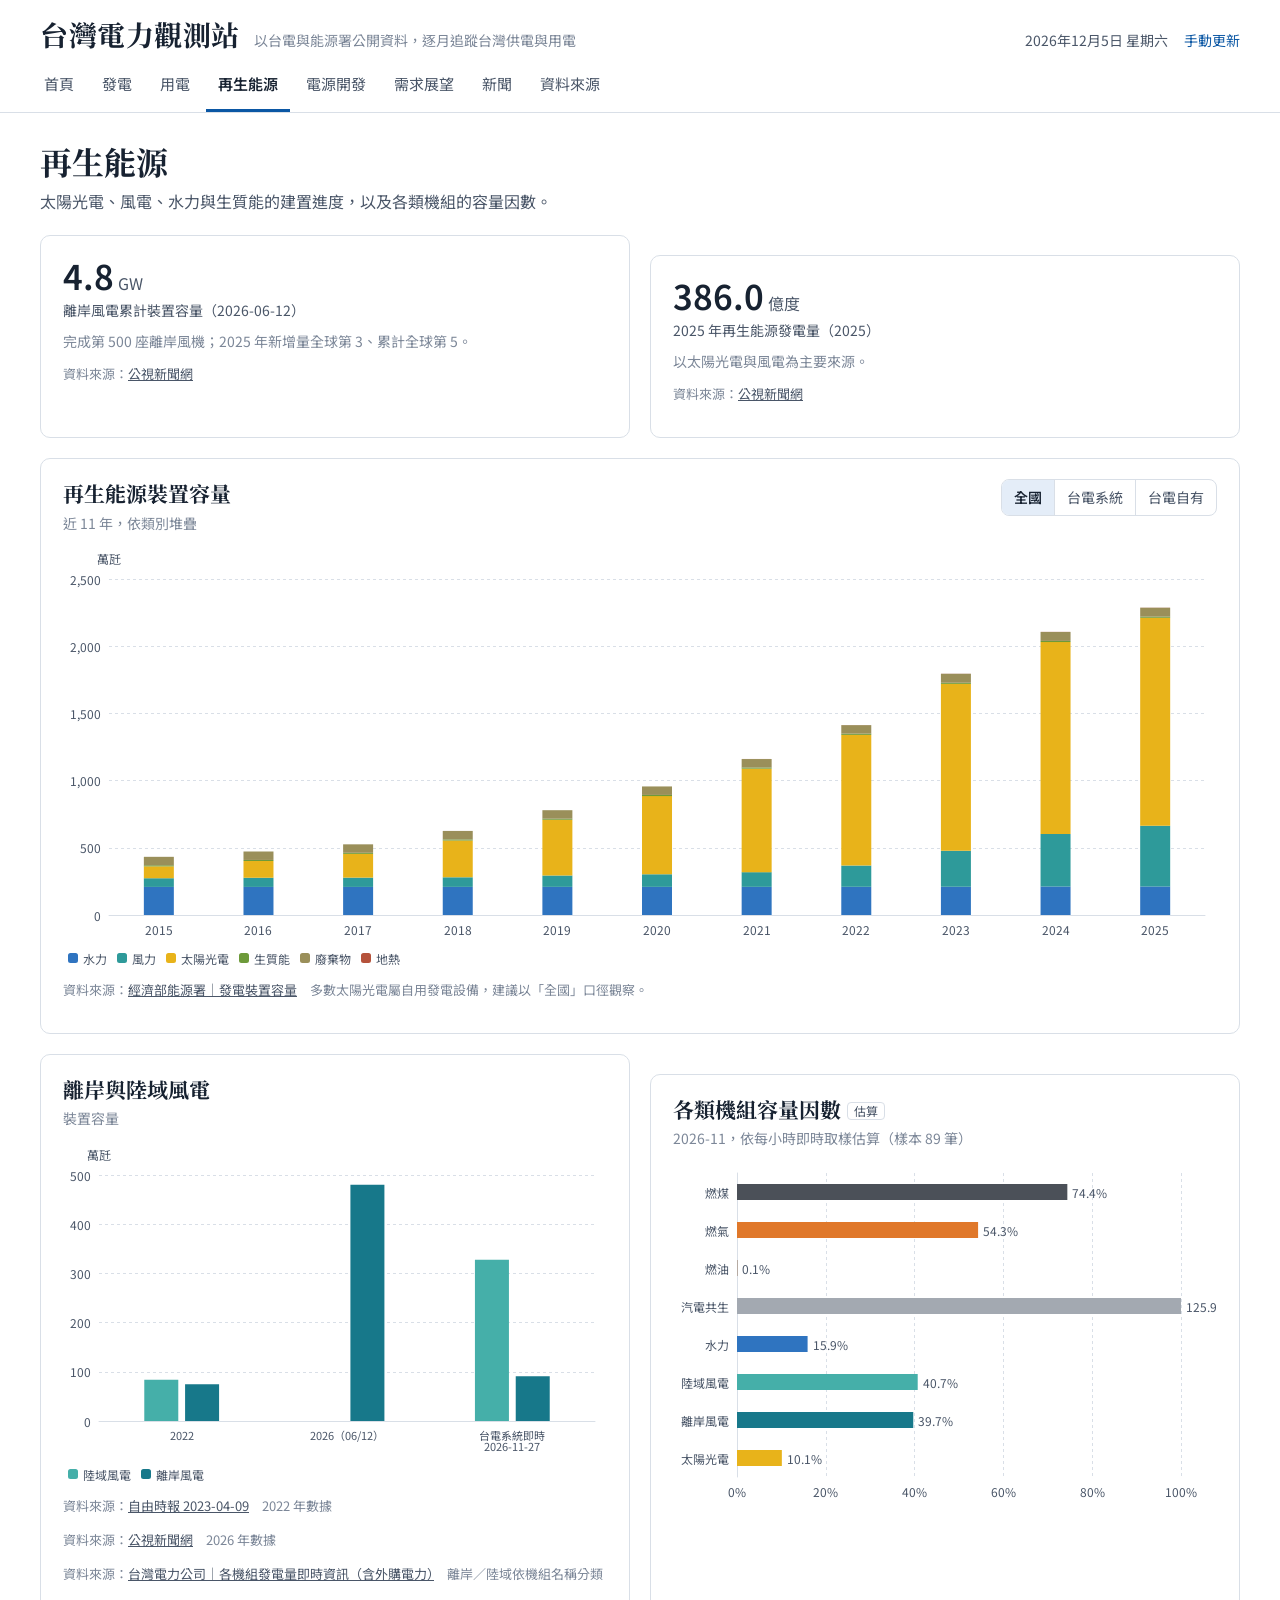
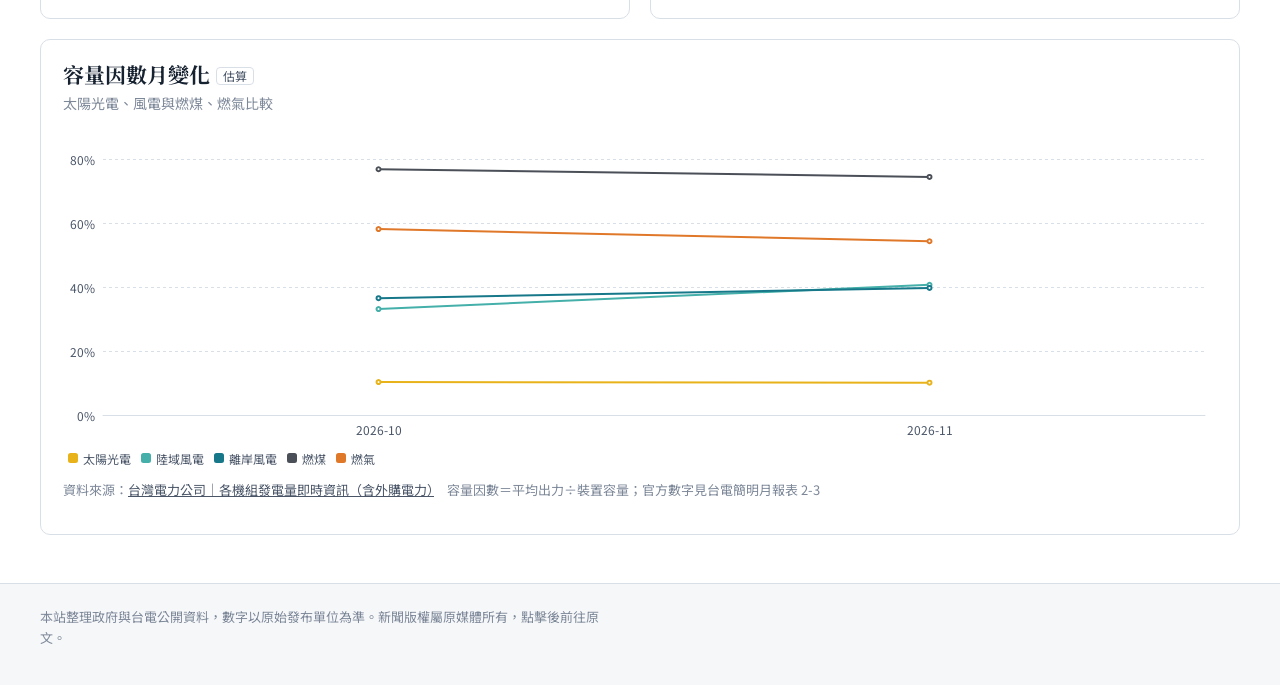
<file: site/renewables.html>
<!doctype html>
<html lang="zh-Hant-TW" data-repo="">
<head>
<meta charset="utf-8">
<meta name="viewport" content="width=device-width, initial-scale=1">
<meta name="color-scheme" content="light">
<title>再生能源｜台灣電力觀測站</title>
<meta name="description" content="台灣太陽光電、離岸與陸域風電、水力、生質能裝置容量與容量因數。">
<link rel="icon" href="data:image/svg+xml,%3Csvg xmlns='http://www.w3.org/2000/svg' viewBox='0 0 32 32'%3E%3Crect width='32' height='32' rx='7' fill='%230b57a4'/%3E%3Cpath d='M18 4 8 18h7l-2 10 11-15h-7z' fill='%23fff'/%3E%3C/svg%3E">
<link rel="preconnect" href="https://fonts.googleapis.com">
<link rel="preconnect" href="https://fonts.gstatic.com" crossorigin>
<link rel="stylesheet" href="https://fonts.googleapis.com/css2?family=Noto+Sans+TC:wght@400;500;600&family=Noto+Serif+TC:wght@700&display=swap">
<link rel="stylesheet" href="assets/css/style.css">
<script src="assets/vendor/echarts-5.5.1.min.js" defer></script>
</head>
<body>
<main class="wrap" id="main">
<div class="page-head"><h1>再生能源</h1><p>太陽光電、風電、水力與生質能的建置進度，以及各類機組的容量因數。</p></div>
<div class="row row--2" id="facts"></div>
<section class="panel">
  <div class="panel__head"><div><h2>再生能源裝置容量</h2><p class="sub">近 11 年，依類別堆疊</p></div><div class="seg" id="scope" role="group" aria-label="統計口徑"></div></div>
  <div id="c-recap" class="chart chart--tall"></div><div id="s-recap"></div>
</section>
<div class="row row--2">
  <section class="panel"><h2>離岸與陸域風電</h2><p class="sub">裝置容量</p><div id="c-wind" class="chart"></div><div id="s-wind"></div></section>
  <section class="panel"><h2>各類機組容量因數<span class="tag-est">估算</span></h2><p class="sub" id="cf-month">最近一個完整月份</p><div id="c-cf" class="chart"></div></section>
</div>
<section class="panel"><h2>容量因數月變化<span class="tag-est">估算</span></h2><p class="sub">太陽光電、風電與燃煤、燃氣比較</p><div id="c-cf-trend" class="chart"></div><div id="s-cf"></div></section>
</main>
<script type="module" src="assets/js/pages/renewables.js"></script>
</body>
</html>
</file>
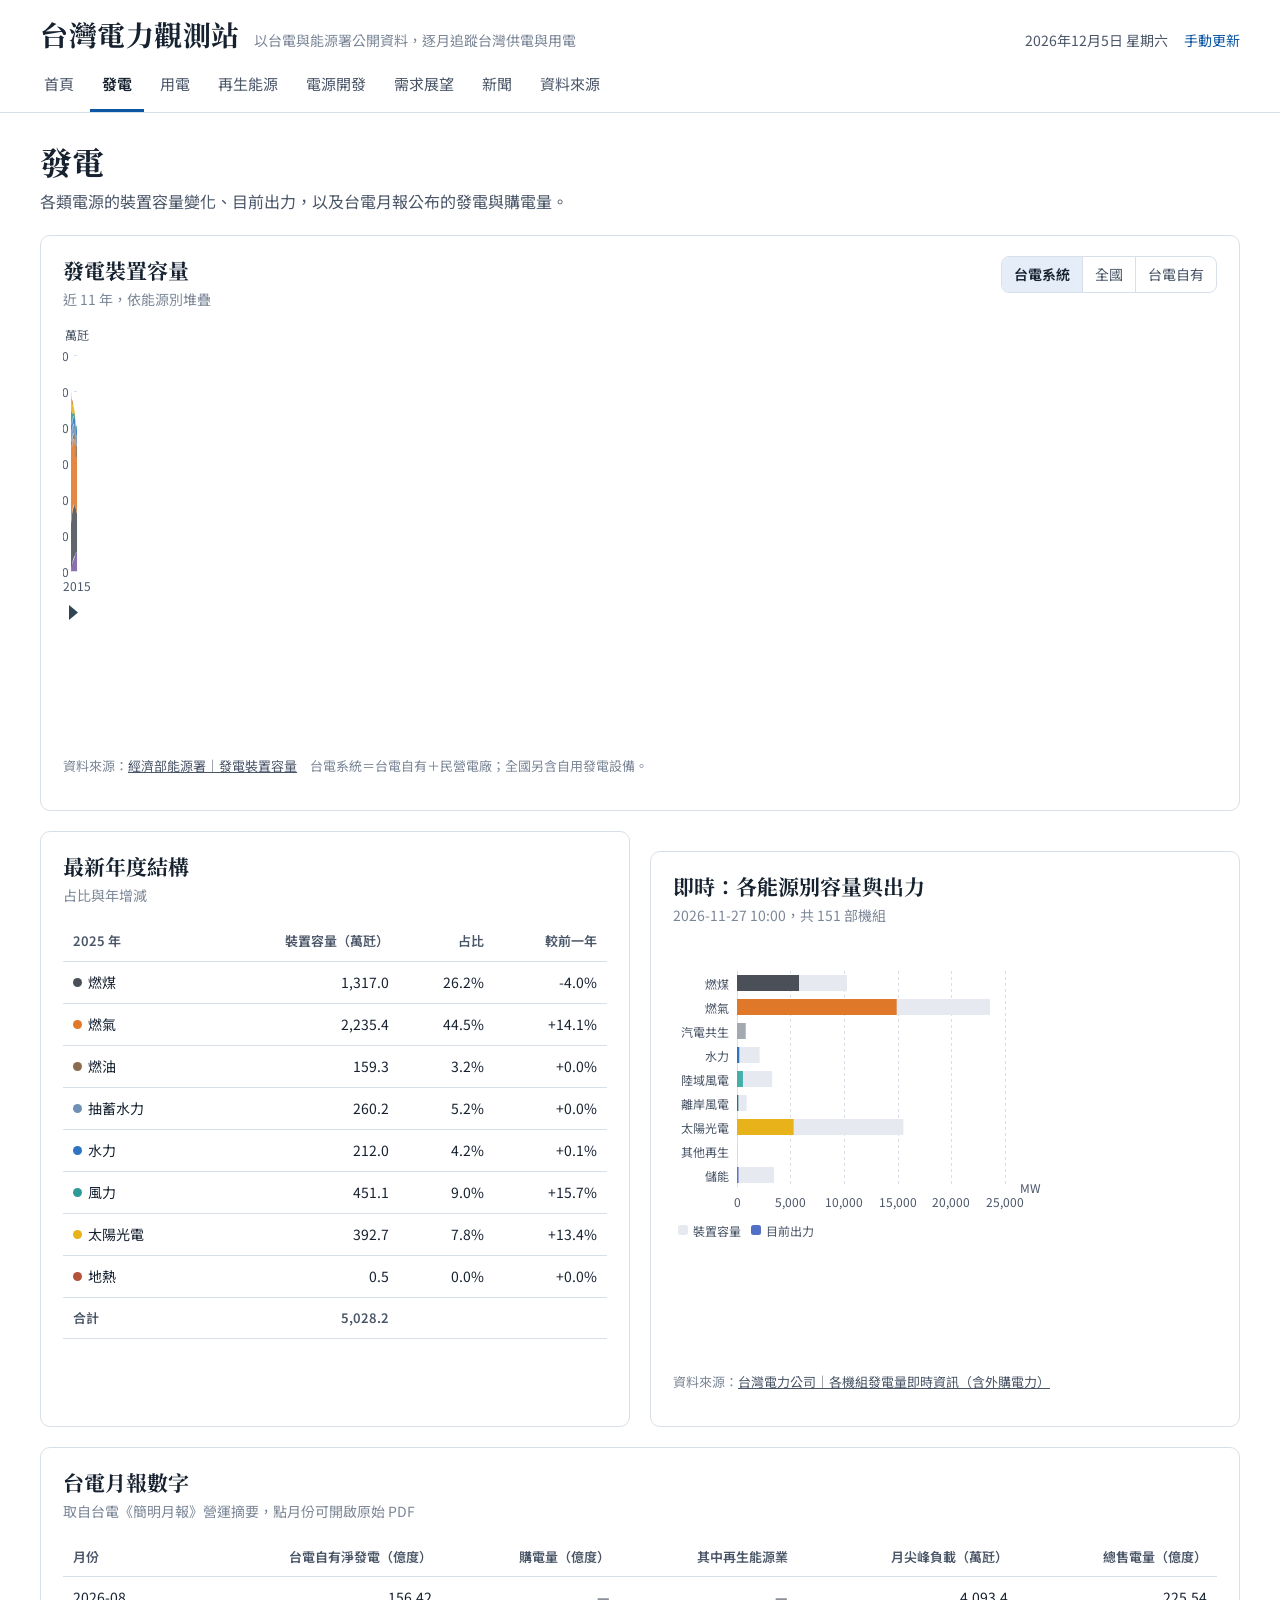
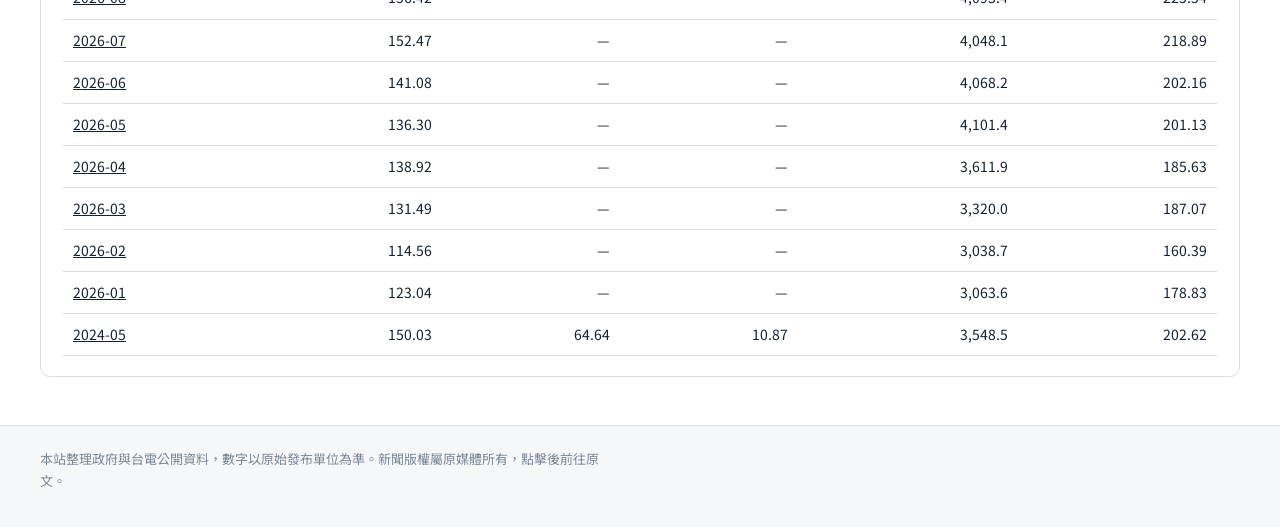
<file: site/supply.html>
<!doctype html>
<html lang="zh-Hant-TW" data-repo="">
<head>
<meta charset="utf-8">
<meta name="viewport" content="width=device-width, initial-scale=1">
<meta name="color-scheme" content="light">
<title>發電｜台灣電力觀測站</title>
<meta name="description" content="台灣各類發電裝置容量十年趨勢、即時出力與台電月報數字。">
<link rel="icon" href="data:image/svg+xml,%3Csvg xmlns='http://www.w3.org/2000/svg' viewBox='0 0 32 32'%3E%3Crect width='32' height='32' rx='7' fill='%230b57a4'/%3E%3Cpath d='M18 4 8 18h7l-2 10 11-15h-7z' fill='%23fff'/%3E%3C/svg%3E">
<link rel="preconnect" href="https://fonts.googleapis.com">
<link rel="preconnect" href="https://fonts.gstatic.com" crossorigin>
<link rel="stylesheet" href="https://fonts.googleapis.com/css2?family=Noto+Sans+TC:wght@400;500;600&family=Noto+Serif+TC:wght@700&display=swap">
<link rel="stylesheet" href="assets/css/style.css">
<script src="assets/vendor/echarts-5.5.1.min.js" defer></script>
</head>
<body>
<main class="wrap" id="main">
<div class="page-head"><h1>發電</h1><p>各類電源的裝置容量變化、目前出力，以及台電月報公布的發電與購電量。</p></div>
<section class="panel">
  <div class="panel__head"><div><h2>發電裝置容量</h2><p class="sub">近 11 年，依能源別堆疊</p></div><div class="seg" id="scope" role="group" aria-label="統計口徑"></div></div>
  <div id="c-cap" class="chart chart--tall"></div>
  <div id="s-cap"></div>
</section>
<div class="row row--2">
  <section class="panel"><h2>最新年度結構</h2><p class="sub">占比與年增減</p><div id="t-cap"></div></section>
  <section class="panel"><h2>即時：各能源別容量與出力</h2><p class="sub" id="rt-time">台電系統</p><div id="c-rt" class="chart chart--tall"></div><div id="s-rt"></div></section>
</div>
<section class="panel"><h2>台電月報數字</h2><p class="sub">取自台電《簡明月報》營運摘要，點月份可開啟原始 PDF</p><div id="t-rep"></div></section>
</main>
<script type="module" src="assets/js/pages/supply.js"></script>
</body>
</html>
</file>
<file: site/assets/css/style.css>
/* 台灣電力觀測站 — 樣式
   設計原則：新聞入口網站的版面節奏，資料用固定的能源別色彩；
   唯一的強調元素是首頁的「全年供電燈號條」。 */

:root {
  color-scheme: light;
  --ground: #ffffff;
  --paper: #ffffff;
  --ink: #172231;
  --ink-2: #4a5668;
  --ink-3: #7c8798;
  --rule: #d9dfe7;
  --accent: #0b57a4;
  --accent-soft: #e4edf8;
  --empty: #e6eaf0;

  --light-green: #2e9b57;
  --light-yellow: #e2b11f;
  --light-orange: #e8772a;
  --light-red: #d13a3a;
  --light-black: #232323;

  --serif: "Noto Serif TC", "Songti TC", "PMingLiU", serif;
  --sans: "Noto Sans TC", "PingFang TC", "Microsoft JhengHei", system-ui, sans-serif;

  --r-panel: 10px;
  --r-media: 8px;
  --gap: 20px;
  --max: 1240px;
}

*, *::before, *::after { box-sizing: border-box; }

html { -webkit-text-size-adjust: 100%; }

body {
  margin: 0;
  background: var(--ground);
  color: var(--ink);
  font: 400 16px/1.65 var(--sans);
  font-variant-numeric: tabular-nums;
}

a { color: inherit; }
a:focus-visible, button:focus-visible, select:focus-visible {
  outline: 2px solid var(--accent);
  outline-offset: 2px;
  border-radius: 4px;
}

img { max-width: 100%; display: block; }

.wrap { max-width: var(--max); margin: 0 auto; padding: 0 20px; }

/* ---------- masthead ---------- */
.masthead { background: var(--paper); border-bottom: 1px solid var(--rule); }
.masthead__right { display: flex; align-items: baseline; gap: 16px; }
.masthead__update { font-size: 14px; color: var(--accent); text-decoration: none; white-space: nowrap; }
.masthead__update:hover { text-decoration: underline; }
.masthead__top {
  display: flex; align-items: baseline; justify-content: space-between;
  gap: 16px; padding: 18px 0 10px; flex-wrap: wrap;
}
.brand { text-decoration: none; display: flex; align-items: baseline; gap: 14px; flex-wrap: wrap; }
.brand__name { font: 700 28px/1.2 var(--serif); letter-spacing: 0.02em; }
.brand__tag { color: var(--ink-3); font-size: 14px; }
.masthead__date { color: var(--ink-2); font-size: 14px; white-space: nowrap; }

.nav { display: flex; gap: 4px; overflow-x: auto; scrollbar-width: none; margin: 0 -8px; }
.nav::-webkit-scrollbar { display: none; }
.nav a {
  text-decoration: none; color: var(--ink-2); padding: 10px 12px 12px;
  font-size: 15px; white-space: nowrap; border-bottom: 3px solid transparent;
}
.nav a:hover { color: var(--ink); }
.nav a[aria-current="page"] { color: var(--ink); font-weight: 600; border-bottom-color: var(--accent); }

main.wrap { padding-top: 24px; padding-bottom: 48px; }

/* ---------- generic blocks ---------- */
.panel { background: var(--paper); border: 1px solid var(--rule); border-radius: var(--r-panel); padding: 20px 22px; }
.panel + .panel, .row + .row, .row + .panel, .panel + .row { margin-top: var(--gap); }
.row { display: grid; gap: var(--gap); }
.row--2 { grid-template-columns: 1fr 1fr; }
.row--3-1 { grid-template-columns: 2fr 1fr; }
.row--1-2 { grid-template-columns: 1fr 2fr; }
@media (max-width: 900px) {
  .row--2, .row--3-1, .row--1-2 { grid-template-columns: 1fr; }
}

.page-head { margin: 4px 0 20px; max-width: 760px; }
.page-head h1 { font: 700 32px/1.3 var(--serif); margin: 0 0 6px; }
.page-head p { margin: 0; color: var(--ink-2); }

h2 { font: 700 21px/1.35 var(--serif); margin: 0 0 4px; }
.sub { color: var(--ink-3); font-size: 14px; margin: 0 0 14px; }
.panel__head { display: flex; justify-content: space-between; align-items: flex-start; gap: 12px; flex-wrap: wrap; }

.chart { width: 100%; height: 340px; }
.chart--tall { height: 420px; }
.chart--short { height: 240px; }

.src { font-size: 13px; color: var(--ink-3); margin-top: 10px; }
.src a { color: var(--ink-2); }

.tag-est {
  display: inline-block; font-size: 12px; color: var(--ink-2);
  border: 1px solid var(--rule); border-radius: 4px; padding: 0 6px; margin-left: 6px;
  vertical-align: 2px; font-family: var(--sans); font-weight: 400;
}

.empty {
  display: flex; align-items: center; justify-content: center; text-align: center;
  min-height: 160px; padding: 24px; border: 1px dashed var(--rule); border-radius: var(--r-media);
  color: var(--ink-2); font-size: 14px; line-height: 1.7;
}
.empty p { max-width: 46ch; margin: 0; }

/* segmented control */
.seg { display: inline-flex; border: 1px solid var(--rule); border-radius: 8px; overflow: hidden; }
.seg button {
  font: inherit; font-size: 14px; background: transparent; color: var(--ink-2);
  border: 0; padding: 6px 12px; cursor: pointer;
}
.seg button + button { border-left: 1px solid var(--rule); }
.seg button[aria-pressed="true"] { background: var(--accent-soft); color: var(--ink); font-weight: 600; }

select {
  font: inherit; font-size: 14px; color: var(--ink); background: var(--paper);
  border: 1px solid var(--rule); border-radius: 8px; padding: 5px 10px;
}

/* ---------- home: 供電燈號條 ---------- */
.lights { padding: 24px 22px 20px; }
.lights__head { display: flex; justify-content: space-between; align-items: flex-end; gap: 20px; flex-wrap: wrap; margin-bottom: 18px; }
.lights__title { font: 700 26px/1.3 var(--serif); margin: 0; }
.lights__now { display: flex; align-items: center; gap: 12px; }
.lights__dot { width: 18px; height: 18px; border-radius: 50%; flex: none; }
.lights__now strong { font: 700 30px/1 var(--sans); }
.lights__now span { color: var(--ink-2); font-size: 14px; display: block; }

.strip { display: flex; gap: 1px; height: 56px; align-items: stretch; }
.strip i { flex: 1 1 0; min-width: 0; background: var(--empty); border-radius: 1px; }
.strip i.g { background: var(--light-green); }
.strip i.y { background: var(--light-yellow); }
.strip i.o { background: var(--light-orange); }
.strip i.r { background: var(--light-red); }
.strip i.k { background: var(--light-black); }
.strip i.today { outline: 2px solid var(--ink); outline-offset: 1px; position: relative; z-index: 1; }
.strip__months { display: grid; grid-template-columns: repeat(12, 1fr); color: var(--ink-3); font-size: 12px; margin-top: 6px; }

.legend { display: flex; flex-wrap: wrap; gap: 6px 16px; margin-top: 14px; font-size: 13px; color: var(--ink-2); }
.legend span { display: inline-flex; align-items: center; gap: 6px; }
.legend i { width: 10px; height: 10px; border-radius: 2px; display: inline-block; }

/* KPI line: one row, separated by rules rather than cards */
.kpis { display: grid; grid-template-columns: repeat(4, 1fr); border-top: 1px solid var(--rule); margin-top: 20px; }
.kpi { padding: 14px 16px 2px 0; }
.kpi + .kpi { border-left: 1px solid var(--rule); padding-left: 16px; }
.kpi dt { font-size: 13px; color: var(--ink-2); }
.kpi dd { margin: 2px 0 0; font: 600 24px/1.3 var(--sans); }
.kpi dd small { font-size: 14px; font-weight: 400; color: var(--ink-2); margin-left: 3px; }
.kpi .note { font-size: 12px; color: var(--ink-3); }
@media (max-width: 760px) {
  .kpis { grid-template-columns: 1fr 1fr; }
  .kpi:nth-child(3) { border-left: 0; padding-left: 0; }
  .kpi:nth-child(n+3) { border-top: 1px solid var(--rule); }
}

/* ---------- news ---------- */
.news-grid { display: grid; grid-template-columns: 1.6fr 1fr 1fr; grid-auto-rows: auto; gap: 16px; }
.news-grid .story--lead { grid-row: span 2; }
@media (max-width: 900px) { .news-grid { grid-template-columns: 1fr 1fr; } .news-grid .story--lead { grid-column: 1 / -1; grid-row: auto; } }
@media (max-width: 560px) {
  .news-grid { grid-template-columns: 1fr; gap: 10px; }
  .news-grid .story:not(.story--lead) { flex-direction: row; }
  .news-grid .story:not(.story--lead) .story__media { width: 118px; flex: none; aspect-ratio: auto; }
  .news-grid .story:not(.story--lead) .story__ph { font-size: 18px; padding: 10px; }
  .news-grid .story:not(.story--lead) h3 { font-size: 15px; }
}

.story { display: flex; flex-direction: column; text-decoration: none; background: var(--paper); border: 1px solid var(--rule); border-radius: var(--r-panel); overflow: hidden; }
.story:hover h3 { text-decoration: underline; text-underline-offset: 3px; text-decoration-thickness: 1px; }
.story__media { aspect-ratio: 16 / 9; background: var(--cat, var(--ink-3)); position: relative; overflow: hidden; }
.story__media img { width: 100%; height: 100%; object-fit: cover; }
.story__ph {
  position: absolute; inset: 0; display: flex; align-items: flex-end; padding: 14px 16px;
  color: #fff; font: 700 30px/1 var(--serif); letter-spacing: 0.04em;
  background: linear-gradient(180deg, transparent 40%, rgba(0, 0, 0, .18));
}
.story__body { padding: 12px 16px 16px; display: flex; flex-direction: column; gap: 6px; flex: 1; }
.story__meta { display: flex; gap: 10px; font-size: 13px; color: var(--ink-3); }
.story__meta .s { color: var(--ink-2); font-weight: 500; }
.story h3 { font: 700 17px/1.5 var(--serif); margin: 0; display: -webkit-box; -webkit-line-clamp: 3; -webkit-box-orient: vertical; overflow: hidden; }
.story p { margin: 0; font-size: 14px; color: var(--ink-2); display: -webkit-box; -webkit-line-clamp: 2; -webkit-box-orient: vertical; overflow: hidden; }
.story--lead h3 { font-size: 24px; line-height: 1.4; }
.story--lead .story__media { aspect-ratio: 16 / 10; }
.story--lead .story__ph { font-size: 44px; }

.section-head { display: flex; justify-content: space-between; align-items: baseline; margin: 32px 0 14px; gap: 12px; }
.section-head h2 { font-size: 23px; }
.section-head a { font-size: 14px; color: var(--accent); text-decoration: none; }
.section-head a:hover { text-decoration: underline; }

.chips { display: flex; flex-wrap: wrap; gap: 8px; margin-bottom: 18px; }
.chips button {
  font: inherit; font-size: 14px; border: 1px solid var(--rule); background: var(--paper); color: var(--ink-2);
  border-radius: 999px; padding: 5px 14px; cursor: pointer;
}
.chips button[aria-pressed="true"] { background: var(--ink); color: var(--paper); border-color: var(--ink); }

.news-list { display: grid; grid-template-columns: repeat(auto-fill, minmax(270px, 1fr)); gap: 16px; }

/* ---------- lists & tables ---------- */
.timeline { list-style: none; margin: 0; padding: 0; }
.timeline li { display: grid; grid-template-columns: 92px 1fr; gap: 16px; padding: 14px 0; border-top: 1px solid var(--rule); }
.timeline li:first-child { border-top: 0; }
.timeline .when { font-weight: 600; color: var(--ink-2); font-size: 15px; }
.timeline .what { font-weight: 600; }
.timeline .meta { font-size: 13px; color: var(--ink-3); margin-top: 2px; display: flex; gap: 12px; flex-wrap: wrap; align-items: center; }
.timeline .note { font-size: 14px; color: var(--ink-2); margin-top: 4px; }
.fuel-dot { width: 9px; height: 9px; border-radius: 50%; display: inline-block; margin-right: 6px; vertical-align: 1px; }
.status { font-size: 12px; border-radius: 4px; padding: 1px 7px; background: var(--accent-soft); color: var(--ink); }

.facts { list-style: none; padding: 0; margin: 0; }
.facts li { padding: 12px 0; border-top: 1px solid var(--rule); font-size: 15px; }
.facts li:first-child { border-top: 0; padding-top: 0; }
.facts .src { margin-top: 4px; }

.big-fact { display: flex; flex-direction: column; gap: 2px; }
.big-fact strong { font: 600 34px/1.2 var(--sans); }
.big-fact strong small { font-size: 16px; font-weight: 400; color: var(--ink-2); margin-left: 4px; }
.big-fact span { color: var(--ink-2); font-size: 14px; }

.table-wrap { overflow-x: auto; }
table { border-collapse: collapse; width: 100%; font-size: 14px; }
th, td { text-align: left; padding: 9px 10px; border-bottom: 1px solid var(--rule); white-space: nowrap; }
th { color: var(--ink-2); font-weight: 600; font-size: 13px; }
td.n, th.n { text-align: right; }
.ok { color: var(--light-green); font-weight: 600; }
.fail { color: var(--light-red); font-weight: 600; }

.prose { max-width: 72ch; }
.prose p, .prose li { color: var(--ink-2); }
.prose h2 { margin-top: 8px; }

/* ---------- footer ---------- */
.footer { border-top: 1px solid var(--rule); background: #f6f7f9; padding: 22px 0 30px; font-size: 13px; color: var(--ink-3); }
.footer p { margin: 0 0 6px; max-width: 80ch; }

@media (max-width: 700px) {
  .strip { gap: 0; height: 48px; }
  .strip i { border-radius: 0; }
  .strip__months { font-size: 10px; }
}
@media (max-width: 600px) {
  .brand__name { font-size: 23px; }
  .page-head h1 { font-size: 26px; }
  .panel { padding: 16px; }
  .chart { height: 300px; }
  .lights__title { font-size: 22px; }
  .timeline li { grid-template-columns: 70px 1fr; }
}

@media (prefers-reduced-motion: reduce) { * { animation: none !important; transition: none !important; } }

/* 資料來源表：錯誤訊息可換行 */
td small.msg { display: block; white-space: normal; max-width: 42ch; color: var(--ink-2); line-height: 1.5; margin-top: 2px; word-break: break-all; }

/* ---------- 手動更新 ---------- */
.update-actions { display: flex; flex-wrap: wrap; gap: 10px; margin: 14px 0 6px; }
.btn {
  font: inherit; font-size: 15px; border-radius: 8px; padding: 8px 16px; cursor: pointer;
  border: 1px solid var(--rule); background: var(--paper); color: var(--ink);
}
.btn:hover { border-color: var(--ink-3); }
.btn--primary { background: var(--accent); border-color: var(--accent); color: #fff; font-weight: 600; }
.btn--primary:hover { background: #094a8c; border-color: #094a8c; }
.btn:disabled { opacity: .5; cursor: not-allowed; }
.progress { list-style: none; padding: 0; margin: 14px 0 0; font-size: 14px; }
.progress li { display: flex; gap: 10px; align-items: baseline; padding: 6px 0; color: var(--ink-3); }
.progress li.active { color: var(--ink); font-weight: 600; }
.progress li.done { color: var(--light-green); }
.progress li.fail { color: var(--light-red); }
.progress li b { width: 20px; flex: none; text-align: center; }
.form-row { display: grid; grid-template-columns: 120px 1fr; gap: 10px 14px; align-items: center; margin: 10px 0; max-width: 640px; }
.form-row input[type=text], .form-row input[type=password] {
  font: inherit; font-size: 14px; padding: 7px 10px; border: 1px solid var(--rule); border-radius: 8px; width: 100%;
}
.form-row label { font-size: 14px; color: var(--ink-2); }
@media (max-width: 560px) { .form-row { grid-template-columns: 1fr; } }
details.settings { margin-top: 16px; border-top: 1px solid var(--rule); padding-top: 12px; }
details.settings summary { cursor: pointer; color: var(--ink-2); font-size: 14px; }
.hint { font-size: 13px; color: var(--ink-3); margin: 6px 0 0; }
.notice { background: var(--accent-soft); border-radius: 8px; padding: 10px 14px; font-size: 14px; margin-top: 12px; }
</file>
